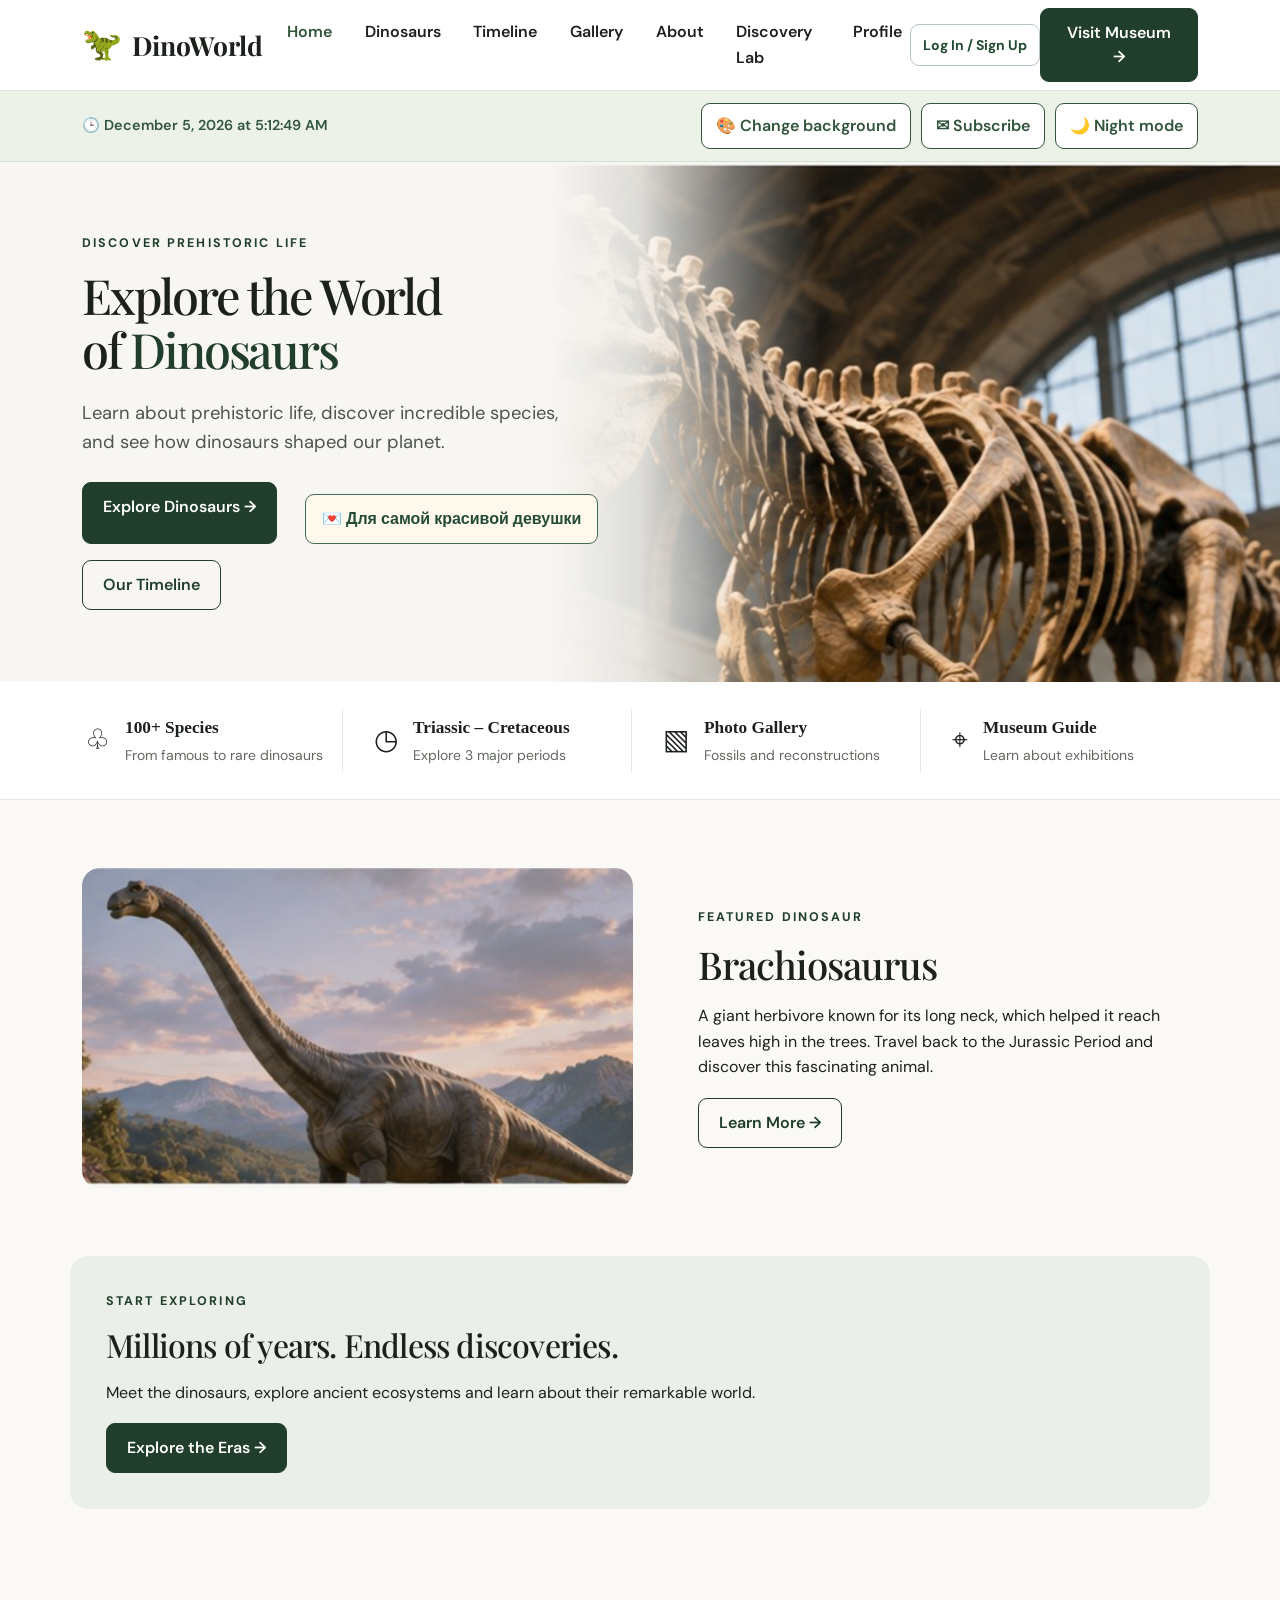
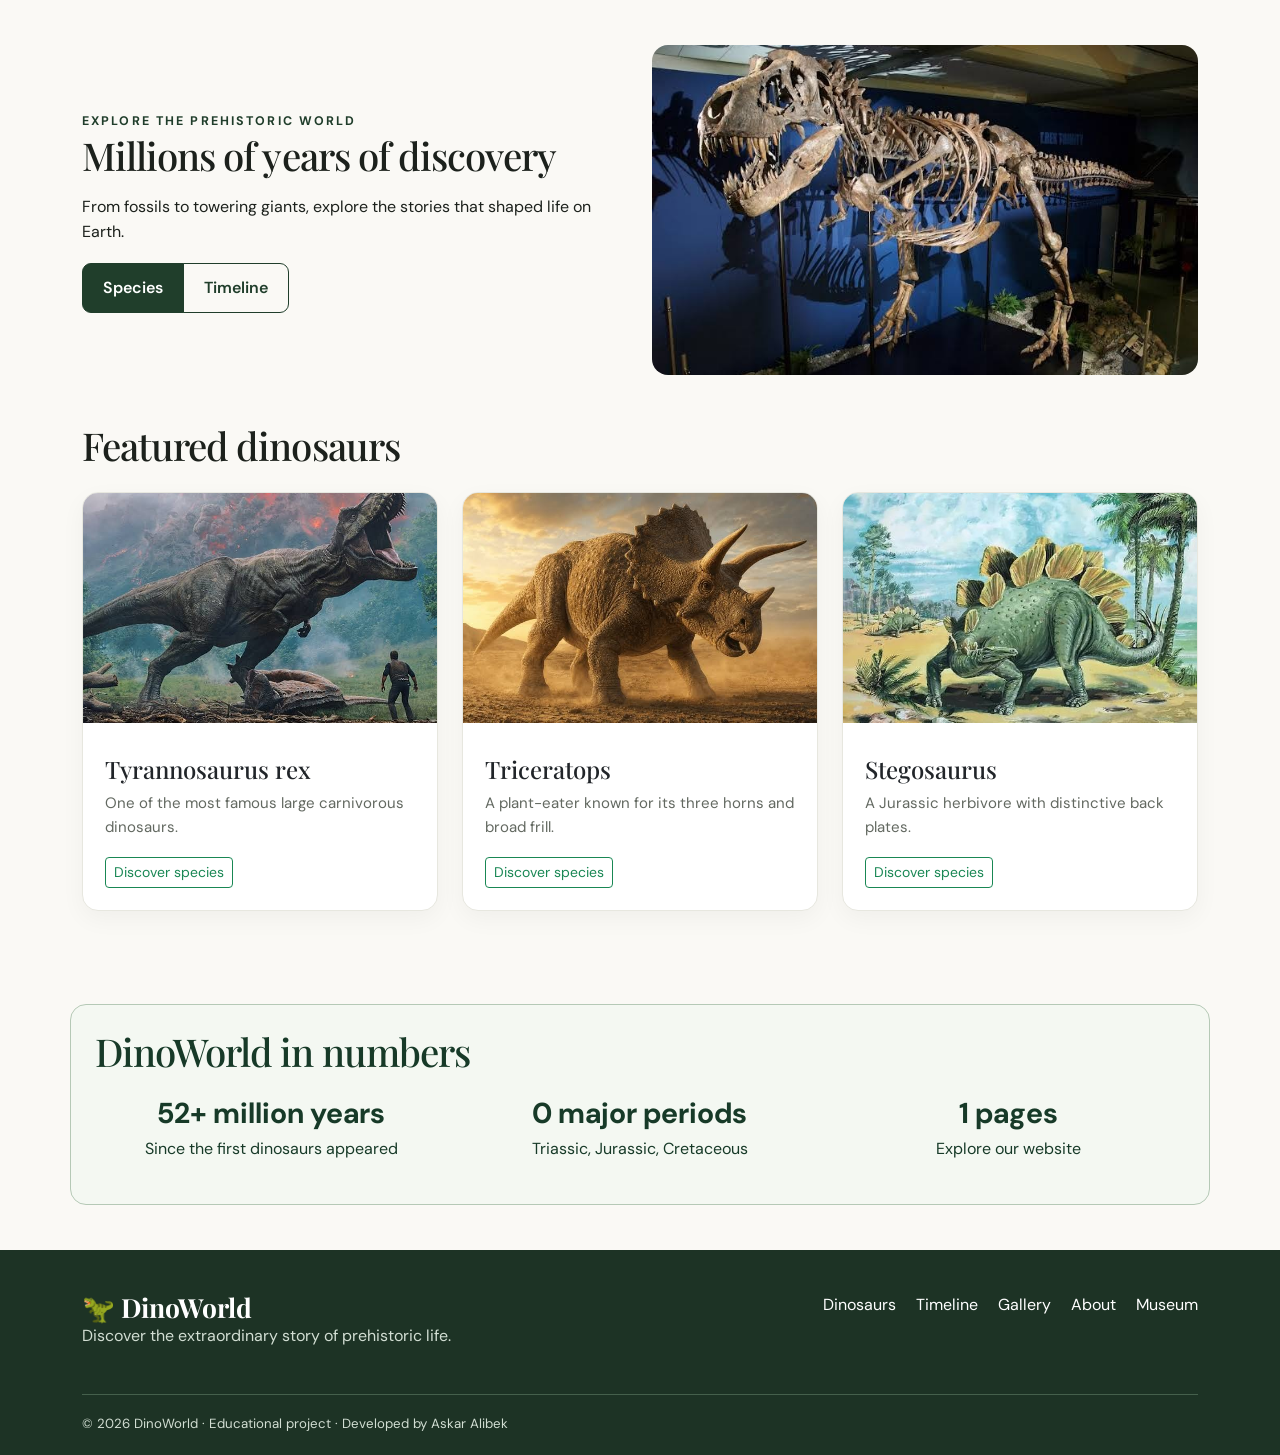
<file: index.html>
<!DOCTYPE html>

<html lang="en">
<head>
<link href="https://cdn.jsdelivr.net/npm/bootstrap@5.3.3/dist/css/bootstrap.min.css" rel="stylesheet"/>
<meta charset="utf-8"/>
<meta content="width=device-width, initial-scale=1.0" name="viewport"/>
<meta content="DinoWorld: discover dinosaurs, fossils and prehistoric life." name="description"/>
<title>
   Home | DinoWorld
  </title>
<link href="css/style.css" rel="stylesheet"/>
<script src="https://code.jquery.com/jquery-3.7.1.min.js">
</script>
</head>
<body>
<div aria-label="Page scroll progress" aria-valuemax="100" aria-valuemin="0" aria-valuenow="0" id="a6-progress" role="progressbar">
</div>
<header class="site-header">
<nav aria-label="Main navigation" class="navbar navbar-expand-lg dino-navbar">
<div class="container">
<a class="navbar-brand brand" href="index.html">
<span aria-hidden="true" class="brand-mark">
       🦖
      </span>
      DinoWorld
     </a>
<button aria-controls="dinoNavigation" aria-expanded="false" aria-label="Toggle navigation" class="navbar-toggler" data-bs-target="#dinoNavigation" data-bs-toggle="collapse" type="button">
<span class="navbar-toggler-icon">
</span>
</button>
<div class="collapse navbar-collapse" id="dinoNavigation">
<ul aria-label="Main pages" class="navbar-nav mx-auto mb-2 mb-lg-0">
<li class="nav-item">
<a aria-current="page" class="nav-link active" href="index.html">
         Home
        </a>
</li>
<li class="nav-item">
<a class="nav-link" href="dinosaurs.html">
         Dinosaurs
        </a>
</li>
<li class="nav-item">
<a class="nav-link" href="timeline.html">
         Timeline
        </a>
</li>
<li class="nav-item">
<a class="nav-link" href="gallery.html">
         Gallery
        </a>
</li>
<li class="nav-item">
<a class="nav-link" href="about.html">
         About
        </a>
</li>
<li class="nav-item">
<a class="nav-link" href="discovery.html">
         Discovery Lab
        </a>
</li>
<li class="nav-item">
<a class="nav-link" href="profile.html">
         Profile
        </a>
</li>
</ul>
<a class="dino-signup-link" href="account.html">
       Log In / Sign Up
      </a>
<a class="btn btn-success dino-btn nav-visit" href="museum.html">
       Visit Museum →
      </a>
</div>
</div>
</nav>
</header>
<div class="a4-tools">
<div class="container a4-tools-inner">
<div aria-live="off" class="a4-clock">
     🕒
     <span id="a4-clock">
      Loading date and time...
     </span>
</div>
<div class="a4-tools-actions">
<button class="a4-button" id="a4-color-button" type="button">
      🎨 Change background
     </button>
<button class="a4-button" id="a4-open-popup" type="button">
      ✉ Subscribe
     </button>
<button aria-pressed="false" class="a5-theme-button a4-button" type="button">
      🌙 Night mode
     </button>
</div>
</div>
</div>
<main>
<section class="hero">
<div class="container">
<div class="hero-content">
<div class="eyebrow">
       Discover prehistoric life
      </div>
<h1>
       Explore the World
       <br/>
       of
       <span>
        Dinosaurs
       </span>
</h1>
<p>
       Learn about prehistoric life, discover incredible species, and see how dinosaurs shaped our planet.
      </p>
<div class="actions">
<a class="btn btn-success dino-btn" href="dinosaurs.html">
        Explore Dinosaurs →
       </a><button aria-haspopup="dialog" class="apai-trigger" id="apai-open" type="button">💌 Для самой красивой девушки</button>
<a class="btn btn-outline-success dino-btn" href="timeline.html">
        Our Timeline
       </a>
</div>
</div>
</div>
</section>
<section class="stats">
<div class="container stats-inner">
<div class="stat">
<span class="stat-icon">
       ♧
      </span>
<div>
<strong data-a6-count="100" data-a6-suffix="+ Species">
        0+ Species
       </strong>
<small>
        From famous to rare dinosaurs
       </small>
</div>
</div>
<div class="stat">
<span class="stat-icon">
       ◷
      </span>
<div>
<strong>
        Triassic – Cretaceous
       </strong>
<small>
        Explore 3 major periods
       </small>
</div>
</div>
<div class="stat">
<span class="stat-icon">
       ▧
      </span>
<div>
<strong>
        Photo Gallery
       </strong>
<small>
        Fossils and reconstructions
       </small>
</div>
</div>
<div class="stat">
<span class="stat-icon">
       ⌖
      </span>
<div>
<strong>
        Museum Guide
       </strong>
<small>
        Learn about exhibitions
       </small>
</div>
</div>
</div>
</section>
<section class="section">
<div class="container split">
<img alt="Brachiosaurus in a prehistoric landscape" src="images/brachiosaurus.jpg"/>
<div>
<div class="eyebrow">
       Featured dinosaur
      </div>
<h2>
       Brachiosaurus
      </h2>
<p>
       A giant herbivore known for its long neck, which helped it reach leaves high in the trees. Travel back to the Jurassic Period and discover this fascinating animal.
      </p>
<a class="btn btn-outline-success dino-btn" href="dinosaurs.html">
       Learn More →
      </a>
</div>
</div>
</section>
<section class="section" style="padding-top:0">
<div class="container callout">
<div class="eyebrow">
      Start exploring
     </div>
<h2>
      Millions of years. Endless discoveries.
     </h2>
<p>
      Meet the dinosaurs, explore ancient ecosystems and learn about their remarkable world.
     </p>
<a class="btn btn-success dino-btn" href="timeline.html">
      Explore the Eras →
     </a>
</div>
</section>
<section class="section bootstrap-showcase">
<div class="container">
<div class="row align-items-center g-4 mb-5">
<div class="col-12 col-lg-6">
<span class="eyebrow">
        Explore the prehistoric world
       </span>
<h2>
        Millions of years of discovery
       </h2>
<p>
        From fossils to towering giants, explore the stories that shaped life on Earth.
       </p>
<div aria-label="Explore DinoWorld" class="btn-group" role="group">
<a class="btn btn-success dino-btn" href="dinosaurs.html">
         Species
        </a>
<a class="btn btn-outline-success dino-btn" href="timeline.html">
         Timeline
        </a>
</div>
</div>
<div class="col-12 col-lg-6">
<img alt="Dinosaur skeleton in a museum" class="img-fluid rounded-4 showcase-image a6-lazy" data-src="images/skeleton.jpg" loading="lazy" src="[data-uri]"/>
</div>
</div>
<h2 class="mb-4">
      Featured dinosaurs
     </h2>
<div class="row g-4">
<div class="col-12 col-md-6 col-lg-4">
<article class="card h-100 bootstrap-dino-card">
<img alt="Tyrannosaurus rex" class="card-img-top a6-lazy" data-src="images/featured-trex.jpg" loading="lazy" src="[data-uri]"/>
<div class="card-body d-flex flex-column">
<h3 class="card-title">
          Tyrannosaurus rex
         </h3>
<p class="card-text">
          One of the most famous large carnivorous dinosaurs.
         </p>
<a class="btn btn-outline-success btn-sm mt-auto" href="dinosaurs.html">
          Discover species
         </a>
</div>
</article>
</div>
<div class="col-12 col-md-6 col-lg-4">
<article class="card h-100 bootstrap-dino-card">
<img alt="Triceratops" class="card-img-top a6-lazy" data-src="images/featured-triceratops.jpg" loading="lazy" src="[data-uri]"/>
<div class="card-body d-flex flex-column">
<h3 class="card-title">
          Triceratops
         </h3>
<p class="card-text">
          A plant-eater known for its three horns and broad frill.
         </p>
<a class="btn btn-outline-success btn-sm mt-auto" href="dinosaurs.html">
          Discover species
         </a>
</div>
</article>
</div>
<div class="col-12 col-md-6 col-lg-4">
<article class="card h-100 bootstrap-dino-card">
<img alt="Stegosaurus" class="card-img-top a6-lazy" data-src="images/featured-stegosaurus.jpg" loading="lazy" src="[data-uri]"/>
<div class="card-body d-flex flex-column">
<h3 class="card-title">
          Stegosaurus
         </h3>
<p class="card-text">
          A Jurassic herbivore with distinctive back plates.
         </p>
<a class="btn btn-outline-success btn-sm mt-auto" href="dinosaurs.html">
          Discover species
         </a>
</div>
</article>
</div>
</div>
</div>
</section>
<section class="a6-count-section container">
<h2>
     DinoWorld in numbers
    </h2>
<div class="a6-counter-grid">
<div>
<strong data-a6-count="230" data-a6-suffix="+ million years">
       0
      </strong>
<p>
       Since the first dinosaurs appeared
      </p>
</div>
<div>
<strong data-a6-count="3" data-a6-suffix=" major periods">
       0
      </strong>
<p>
       Triassic, Jurassic, Cretaceous
      </p>
</div>
<div>
<strong data-a6-count="6" data-a6-suffix=" pages">
       0
      </strong>
<p>
       Explore our website
      </p>
</div>
</div>
</section>
</main>
<div class="a4-overlay" hidden="" id="a4-overlay">
<div aria-labelledby="a4-dialog-title" aria-modal="true" class="a4-dialog" role="dialog">
<button aria-label="Close popup" class="a4-close" id="a4-close-popup" type="button">
     ×
    </button>
<div class="eyebrow">
     DinoWorld newsletter
    </div>
<h2 id="a4-dialog-title">
     Stay curious
    </h2>
<p>
     Get prehistoric discoveries in your inbox (demo form).
    </p>
<form id="a4-subscribe-form" novalidate="">
<label for="a4-subscribe-email">
      Email address
     </label>
<input aria-describedby="a4-subscribe-error" autocomplete="email" id="a4-subscribe-email" name="email" type="text"/>
<span class="a4-error" data-error-for="email" id="a4-subscribe-error">
</span>
<button class="a4-button" type="submit">
      Subscribe
     </button>
<p aria-live="polite" id="a4-subscribe-status" role="status">
</p>
</form>
</div>
</div>
<footer class="footer">
<div class="container">
<div class="footer-inner">
<div>
<a class="brand" href="index.html">
       🦖 DinoWorld
      </a>
<p>
       Discover the extraordinary story of prehistoric life.
      </p>
</div>
<div class="footer-links">
<a href="dinosaurs.html">
       Dinosaurs
      </a>
<a href="timeline.html">
       Timeline
      </a>
<a href="gallery.html">
       Gallery
      </a>
<a href="about.html">
       About
      </a>
<a href="museum.html">
       Museum
      </a>
</div>
</div>
<div class="footer-bottom">
     © 2026 DinoWorld · Educational project · Developed by Askar Alibek
    </div>
</div>
</footer>
<script src="https://cdn.jsdelivr.net/npm/bootstrap@5.3.3/dist/js/bootstrap.bundle.min.js">
</script>
<script defer="" src="js/main.js">
</script>
<script defer="True" src="js/assignment6.js">
</script>
<div aria-live="polite" id="a6-toast" role="status">
</div>
<script defer="True" src="js/final.js">
</script>
<div class="apai-overlay" hidden="" id="apai-overlay"><div aria-label="A special greeting card" aria-modal="true" class="apai-dialog" role="dialog"><button aria-label="Close card" class="apai-close" type="button">×</button><p class="apai-hint">A little message just for you ✨</p><button aria-label="Flip greeting card" class="apai-card" type="button"><span class="apai-card-inner"><span class="apai-face apai-front"><span class="apai-decoration">✦ ✿ ✦</span><strong>Самой красивой девушке 💐</strong><small>Нажмите на открытку ✨</small></span><span class="apai-face apai-back"><span class="apai-decoration">💚 🦕 💚</span><strong>Апай, пожалуйста, поставьте 81 балл 🥹</strong><small>С уважением, Askar Alibek</small></span></span></button><p class="apai-footnote">Made with love and a little dinosaur magic.</p></div></div><script defer="True" src="js/apai-surprise.js"></script></body>
</html>
</file>
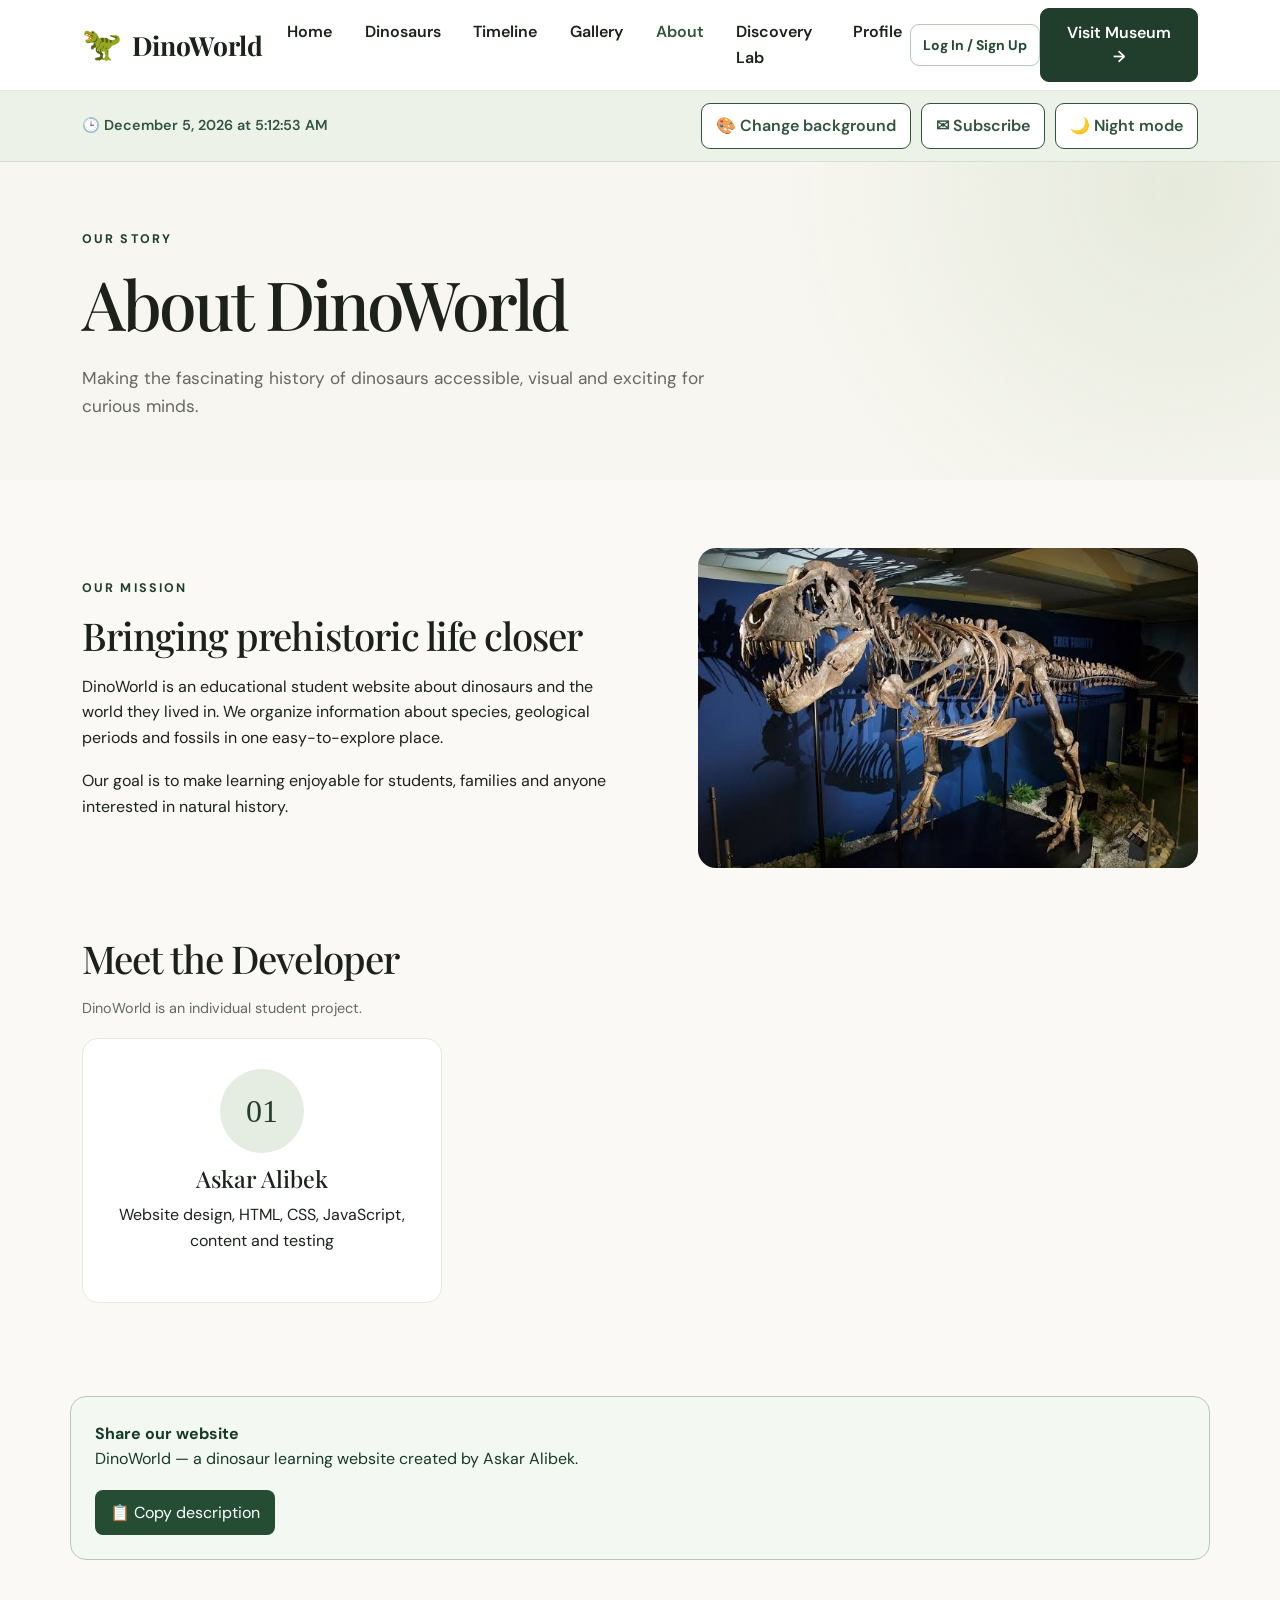
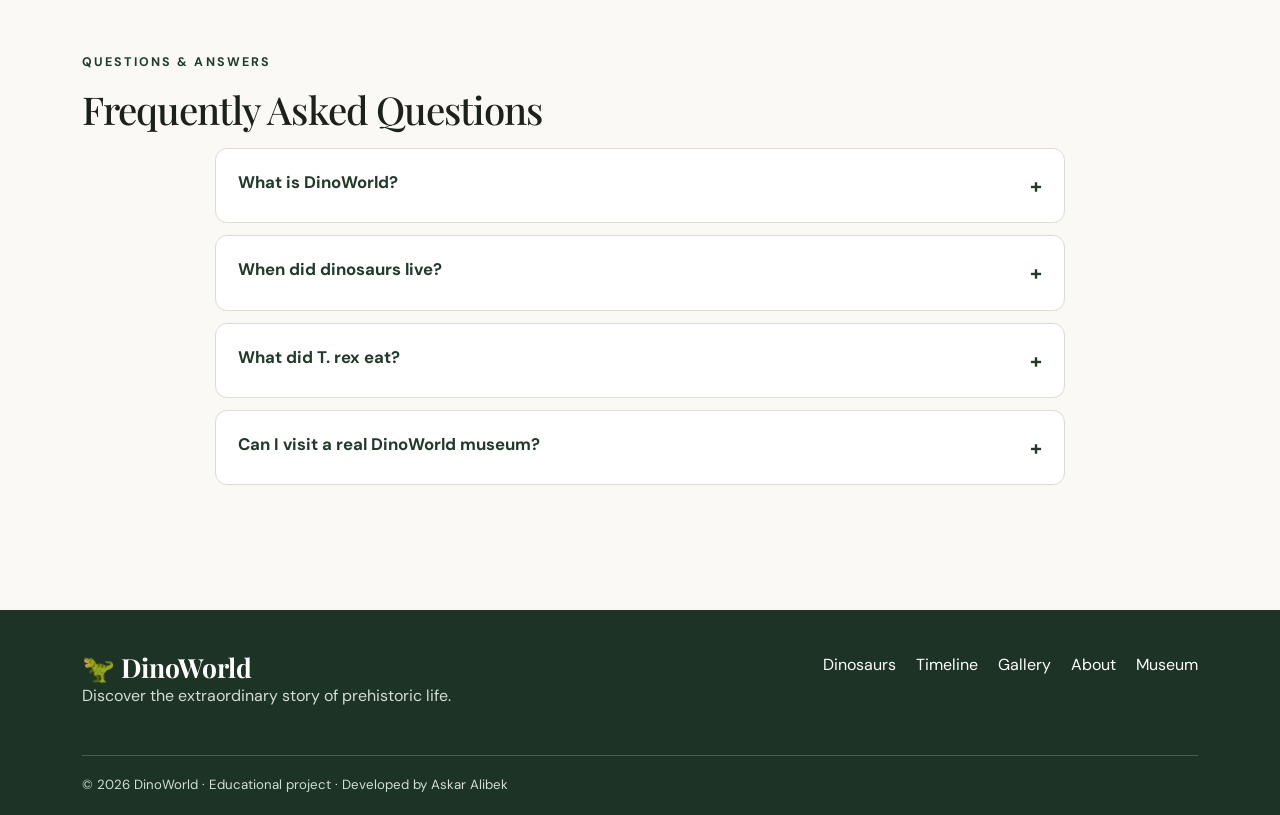
<file: about.html>
<!DOCTYPE html>
<html lang="en">
 <head>
  <link href="https://cdn.jsdelivr.net/npm/bootstrap@5.3.3/dist/css/bootstrap.min.css" rel="stylesheet"/>
  <meta charset="utf-8"/>
  <meta content="width=device-width, initial-scale=1.0" name="viewport"/>
  <meta content="DinoWorld: discover dinosaurs, fossils and prehistoric life." name="description"/>
  <title>
   About | DinoWorld
  </title>
  <link href="css/style.css" rel="stylesheet"/>
  <script src="https://code.jquery.com/jquery-3.7.1.min.js">
  </script>
 </head>
 <body>
  <div aria-label="Page scroll progress" aria-valuemax="100" aria-valuemin="0" aria-valuenow="0" id="a6-progress" role="progressbar">
  </div>
  <header class="site-header">
   <nav aria-label="Main navigation" class="navbar navbar-expand-lg dino-navbar">
    <div class="container">
     <a class="navbar-brand brand" href="index.html">
      <span aria-hidden="true" class="brand-mark">
       🦖
      </span>
      DinoWorld
     </a>
     <button aria-controls="dinoNavigation" aria-expanded="false" aria-label="Toggle navigation" class="navbar-toggler" data-bs-target="#dinoNavigation" data-bs-toggle="collapse" type="button">
      <span class="navbar-toggler-icon">
      </span>
     </button>
     <div class="collapse navbar-collapse" id="dinoNavigation">
      <ul aria-label="Main pages" class="navbar-nav mx-auto mb-2 mb-lg-0">
       <li class="nav-item">
        <a class="nav-link" href="index.html">
         Home
        </a>
       </li>
       <li class="nav-item">
        <a class="nav-link" href="dinosaurs.html">
         Dinosaurs
        </a>
       </li>
       <li class="nav-item">
        <a class="nav-link" href="timeline.html">
         Timeline
        </a>
       </li>
       <li class="nav-item">
        <a class="nav-link" href="gallery.html">
         Gallery
        </a>
       </li>
       <li class="nav-item">
        <a aria-current="page" class="nav-link active" href="about.html">
         About
        </a>
       </li>
       <li class="nav-item">
        <a class="nav-link" href="discovery.html">
         Discovery Lab
        </a>
       </li>
       <li class="nav-item">
        <a class="nav-link" href="profile.html">
         Profile
        </a>
       </li>
      </ul>
      <a class="dino-signup-link" href="account.html">
       Log In / Sign Up
      </a>
      <a class="btn btn-success dino-btn nav-visit" href="museum.html">
       Visit Museum →
      </a>
     </div>
    </div>
   </nav>
  </header>
  <div class="a4-tools">
   <div class="container a4-tools-inner">
    <div aria-live="off" class="a4-clock">
     🕒
     <span id="a4-clock">
      Loading date and time...
     </span>
    </div>
    <div class="a4-tools-actions">
     <button class="a4-button" id="a4-color-button" type="button">
      🎨 Change background
     </button>
     <button class="a4-button" id="a4-open-popup" type="button">
      ✉ Subscribe
     </button>
     <button aria-pressed="false" class="a5-theme-button a4-button" type="button">
      🌙 Night mode
     </button>
    </div>
   </div>
  </div>
  <main>
   <section class="page-intro">
    <div class="container">
     <div class="eyebrow">
      Our story
     </div>
     <h1>
      About DinoWorld
     </h1>
     <p>
      Making the fascinating history of dinosaurs accessible, visual and exciting for curious minds.
     </p>
    </div>
   </section>
   <section class="section">
    <div class="container split">
     <div>
      <div class="eyebrow">
       Our mission
      </div>
      <h2>
       Bringing prehistoric life closer
      </h2>
      <p>
       DinoWorld is an educational student website about dinosaurs and the world they lived in. We organize information about species, geological periods and fossils in one easy-to-explore place.
      </p>
      <p>
       Our goal is to make learning enjoyable for students, families and anyone interested in natural history.
      </p>
     </div>
     <img alt="Dinosaur skeleton exhibition illustration" src="images/skeleton.jpg"/>
    </div>
   </section>
   <section class="section" style="padding-top:0">
    <div class="container">
     <h2>
      Meet the Developer
     </h2>
     <p class="small">
      DinoWorld is an individual student project.
     </p>
     <div class="team-grid">
      <article class="team-member">
       <div class="avatar">
        01
       </div>
       <h3>
        Askar Alibek
       </h3>
       <p>
        Website design, HTML, CSS, JavaScript, content and testing
       </p>
      </article>
     </div>
    </div>
   </section>
   <div class="container a6-copy-panel">
    <strong>
     Share our website
    </strong>
    <p id="a6-about-text">
     DinoWorld — a dinosaur learning website created by Askar Alibek.
    </p>
    <button class="a6-copy" data-copy-target="#a6-about-text" type="button">
     📋 Copy description
    </button>
   </div>
  </main>
  <div class="a4-overlay" hidden="" id="a4-overlay">
   <div aria-labelledby="a4-dialog-title" aria-modal="true" class="a4-dialog" role="dialog">
    <button aria-label="Close popup" class="a4-close" id="a4-close-popup" type="button">
     ×
    </button>
    <div class="eyebrow">
     DinoWorld newsletter
    </div>
    <h2 id="a4-dialog-title">
     Stay curious
    </h2>
    <p>
     Get prehistoric discoveries in your inbox (demo form).
    </p>
    <form id="a4-subscribe-form" novalidate="">
     <label for="a4-subscribe-email">
      Email address
     </label>
     <input aria-describedby="a4-subscribe-error" autocomplete="email" id="a4-subscribe-email" name="email" type="text"/>
     <span class="a4-error" data-error-for="email" id="a4-subscribe-error">
     </span>
     <button class="a4-button" type="submit">
      Subscribe
     </button>
     <p aria-live="polite" id="a4-subscribe-status" role="status">
     </p>
    </form>
   </div>
  </div>
  <section class="section" id="frequently-asked-questions">
   <div class="container">
    <div class="eyebrow">
     Questions &amp; answers
    </div>
    <h2>
     Frequently Asked Questions
    </h2>
    <div class="a4-faq">
     <div class="a4-faq-item">
      <button aria-controls="a4-answer-1" aria-expanded="false" class="a4-faq-question" type="button">
       What is DinoWorld?
      </button>
      <div aria-hidden="true" class="a4-faq-answer" id="a4-answer-1">
       <div>
        <p>
         DinoWorld is an educational website about dinosaurs, fossils, and prehistoric life.
        </p>
       </div>
      </div>
     </div>
     <div class="a4-faq-item">
      <button aria-controls="a4-answer-2" aria-expanded="false" class="a4-faq-question" type="button">
       When did dinosaurs live?
      </button>
      <div aria-hidden="true" class="a4-faq-answer" id="a4-answer-2">
       <div>
        <p>
         Non-avian dinosaurs lived during the Mesozoic Era, from about 230 to 66 million years ago.
        </p>
       </div>
      </div>
     </div>
     <div class="a4-faq-item">
      <button aria-controls="a4-answer-3" aria-expanded="false" class="a4-faq-question" type="button">
       What did T. rex eat?
      </button>
      <div aria-hidden="true" class="a4-faq-answer" id="a4-answer-3">
       <div>
        <p>
         Tyrannosaurus rex was a carnivore that hunted or scavenged other animals.
        </p>
       </div>
      </div>
     </div>
     <div class="a4-faq-item">
      <button aria-controls="a4-answer-4" aria-expanded="false" class="a4-faq-question" type="button">
       Can I visit a real DinoWorld museum?
      </button>
      <div aria-hidden="true" class="a4-faq-answer" id="a4-answer-4">
       <div>
        <p>
         This is a student demo website. The museum page is an educational showcase, not a real booking service.
        </p>
       </div>
      </div>
     </div>
    </div>
   </div>
  </section>
  <footer class="footer">
   <div class="container">
    <div class="footer-inner">
     <div>
      <a class="brand" href="index.html">
       🦖 DinoWorld
      </a>
      <p>
       Discover the extraordinary story of prehistoric life.
      </p>
     </div>
     <div class="footer-links">
      <a href="dinosaurs.html">
       Dinosaurs
      </a>
      <a href="timeline.html">
       Timeline
      </a>
      <a href="gallery.html">
       Gallery
      </a>
      <a href="about.html">
       About
      </a>
      <a href="museum.html">
       Museum
      </a>
     </div>
    </div>
    <div class="footer-bottom">
     © 2026 DinoWorld · Educational project · Developed by Askar Alibek
    </div>
   </div>
  </footer>
  <script src="https://cdn.jsdelivr.net/npm/bootstrap@5.3.3/dist/js/bootstrap.bundle.min.js">
  </script>
  <script defer="" src="js/main.js">
  </script>
  <script defer="True" src="js/assignment6.js">
  </script>
  <div aria-live="polite" id="a6-toast" role="status">
  </div>
  <script defer="True" src="js/final.js">
  </script>
 </body>
</html>
</file>
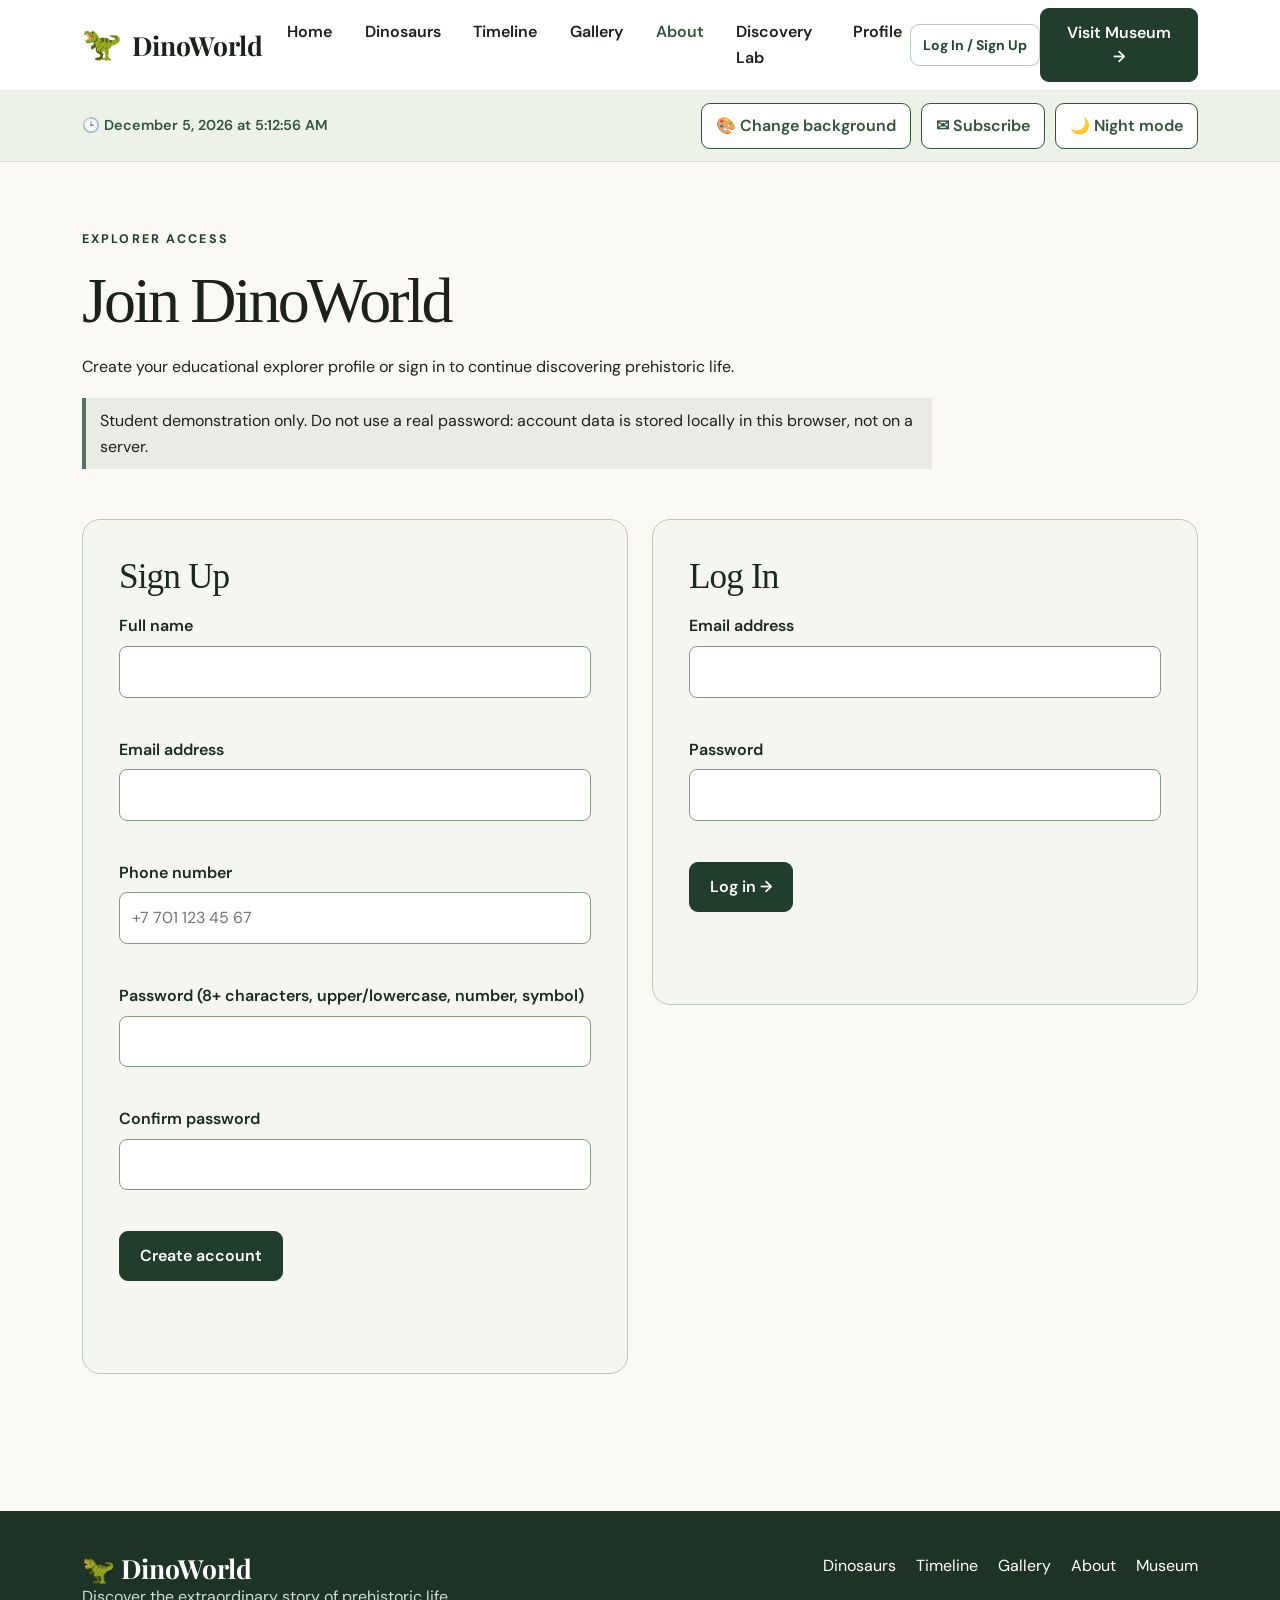
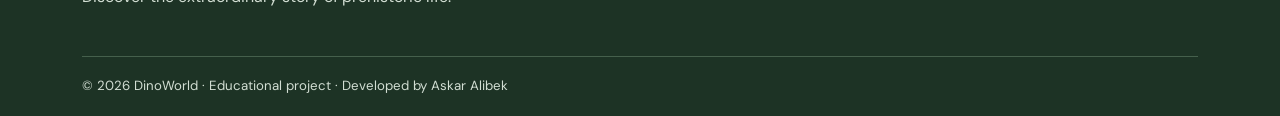
<file: account.html>
<!DOCTYPE html>
<html lang="en">
 <head>
  <meta charset="utf-8"/>
  <meta content="width=device-width, initial-scale=1" name="viewport"/>
  <title>
   Account | DinoWorld
  </title>
  <link href="https://cdn.jsdelivr.net/npm/bootstrap@5.3.3/dist/css/bootstrap.min.css" rel="stylesheet"/>
  <link href="css/style.css" rel="stylesheet"/>
<script defer src="https://code.jquery.com/jquery-3.7.1.min.js"></script>
 </head>
 <body>
  <header class="site-header">
   <nav aria-label="Main navigation" class="navbar navbar-expand-lg dino-navbar">
    <div class="container">
     <a class="navbar-brand brand" href="index.html">
      <span aria-hidden="true" class="brand-mark">
       🦖
      </span>
      DinoWorld
     </a>
     <button aria-controls="dinoNavigation" aria-expanded="false" aria-label="Toggle navigation" class="navbar-toggler" data-bs-target="#dinoNavigation" data-bs-toggle="collapse" type="button">
      <span class="navbar-toggler-icon">
      </span>
     </button>
     <div class="collapse navbar-collapse" id="dinoNavigation">
      <ul aria-label="Main pages" class="navbar-nav mx-auto mb-2 mb-lg-0">
       <li class="nav-item">
        <a class="nav-link" href="index.html">
         Home
        </a>
       </li>
       <li class="nav-item">
        <a class="nav-link" href="dinosaurs.html">
         Dinosaurs
        </a>
       </li>
       <li class="nav-item">
        <a class="nav-link" href="timeline.html">
         Timeline
        </a>
       </li>
       <li class="nav-item">
        <a class="nav-link" href="gallery.html">
         Gallery
        </a>
       </li>
       <li class="nav-item">
        <a aria-current="page" class="nav-link active" href="about.html">
         About
        </a>
       </li>
       <li class="nav-item">
        <a class="nav-link" href="discovery.html">
         Discovery Lab
        </a>
       </li>
       <li class="nav-item">
        <a class="nav-link" href="profile.html">
         Profile
        </a>
       </li>
      </ul>
      <a class="dino-signup-link" href="account.html">
       Log In / Sign Up
      </a>
      <a class="btn btn-success dino-btn nav-visit" href="museum.html">
       Visit Museum →
      </a>
     </div>
    </div>
   </nav>
  </header>
  <div class="a4-tools">
   <div class="container a4-tools-inner">
    <div aria-live="off" class="a4-clock">
     🕒
     <span id="a4-clock">
      Loading date and time...
     </span>
    </div>
    <div class="a4-tools-actions">
     <button class="a4-button" id="a4-color-button" type="button">
      🎨 Change background
     </button>
     <button class="a4-button" id="a4-open-popup" type="button">
      ✉ Subscribe
     </button>
     <button aria-pressed="false" class="a5-theme-button a4-button" type="button">
      🌙 Night mode
     </button>
    </div>
   </div>
  </div>
  <main>
   <section class="section final-intro">
    <div class="container">
     <div class="eyebrow">
      EXPLORER ACCESS
     </div>
     <h1>
      Join DinoWorld
     </h1>
     <p>
      Create your educational explorer profile or sign in to continue discovering prehistoric life.
     </p>
     <p class="final-warning">
      Student demonstration only. Do not use a real password: account data is stored locally in this browser, not on a server.
     </p>
     <div class="final-auth-grid">
      <div class="final-panel">
       <h2>
        Sign Up
       </h2>
       <form id="final-signup" novalidate="">
        <label for="reg-name">
         Full name
        </label>
        <input autocomplete="name" id="reg-name" name="name"/>
        <small class="final-error" data-error="name">
        </small>
        <label for="reg-email">
         Email address
        </label>
        <input autocomplete="email" id="reg-email" name="email"/>
        <small class="final-error" data-error="email">
        </small>
        <label for="reg-phone">
         Phone number
        </label>
        <input autocomplete="tel" id="reg-phone" name="phone" placeholder="+7 701 123 45 67" type="tel"/>
        <small class="final-error" data-error="phone">
        </small>
        <label for="reg-pass">
         Password (8+ characters, upper/lowercase, number, symbol)
        </label>
        <input autocomplete="new-password" id="reg-pass" name="password" type="password"/>
        <small class="final-error" data-error="password">
        </small>
        <label for="reg-confirm">
         Confirm password
        </label>
        <input autocomplete="new-password" id="reg-confirm" name="confirm" type="password"/>
        <small class="final-error" data-error="confirm">
        </small>
        <button class="btn btn-success dino-btn" type="submit">
         Create account
        </button>
        <p aria-live="polite" class="final-status" role="status">
        </p>
       </form>
      </div>
      <div class="final-panel">
       <h2>
        Log In
       </h2>
       <form id="final-login" novalidate="">
        <label for="login-email">
         Email address
        </label>
        <input autocomplete="email" id="login-email" name="email"/>
        <small class="final-error" data-error="email">
        </small>
        <label for="login-pass">
         Password
        </label>
        <input autocomplete="current-password" id="login-pass" name="password" type="password"/>
        <small class="final-error" data-error="password">
        </small>
        <button class="btn btn-success dino-btn" type="submit">
         Log in →
        </button>
        <p aria-live="polite" class="final-status" role="status">
        </p>
       </form>
      </div>
     </div>
    </div>
   </section>
  </main>
  <footer class="footer">
   <div class="container">
    <div class="footer-inner">
     <div>
      <a class="brand" href="index.html">
       🦖 DinoWorld
      </a>
      <p>
       Discover the extraordinary story of prehistoric life.
      </p>
     </div>
     <div class="footer-links">
      <a href="dinosaurs.html">
       Dinosaurs
      </a>
      <a href="timeline.html">
       Timeline
      </a>
      <a href="gallery.html">
       Gallery
      </a>
      <a href="about.html">
       About
      </a>
      <a href="museum.html">
       Museum
      </a>
     </div>
    </div>
    <div class="footer-bottom">
     © 2026 DinoWorld · Educational project · Developed by Askar Alibek
    </div>
   </div>
  </footer>
  <div class="a4-overlay" hidden="" id="a4-overlay">
   <div aria-labelledby="a4-dialog-title" aria-modal="true" class="a4-dialog" role="dialog">
    <button aria-label="Close popup" class="a4-close" id="a4-close-popup" type="button">
     ×
    </button>
    <div class="eyebrow">
     DinoWorld newsletter
    </div>
    <h2 id="a4-dialog-title">
     Stay curious
    </h2>
    <p>
     Get prehistoric discoveries in your inbox (demo form).
    </p>
    <form id="a4-subscribe-form" novalidate="">
     <label for="a4-subscribe-email">
      Email address
     </label>
     <input aria-describedby="a4-subscribe-error" autocomplete="email" id="a4-subscribe-email" name="email" type="text"/>
     <span class="a4-error" data-error-for="email" id="a4-subscribe-error">
     </span>
     <button class="a4-button" type="submit">
      Subscribe
     </button>
     <p aria-live="polite" id="a4-subscribe-status" role="status">
     </p>
    </form>
   </div>
  </div>
  <script src="https://cdn.jsdelivr.net/npm/bootstrap@5.3.3/dist/js/bootstrap.bundle.min.js">
  </script>
  <script defer="" src="js/main.js">
  </script>
  <script defer="" src="js/assignment6.js">
  </script>
  <script defer="" src="js/final.js">
  </script>
  <div aria-live="polite" id="a6-toast" role="status">
  </div>
 </body>
</html>
</file>
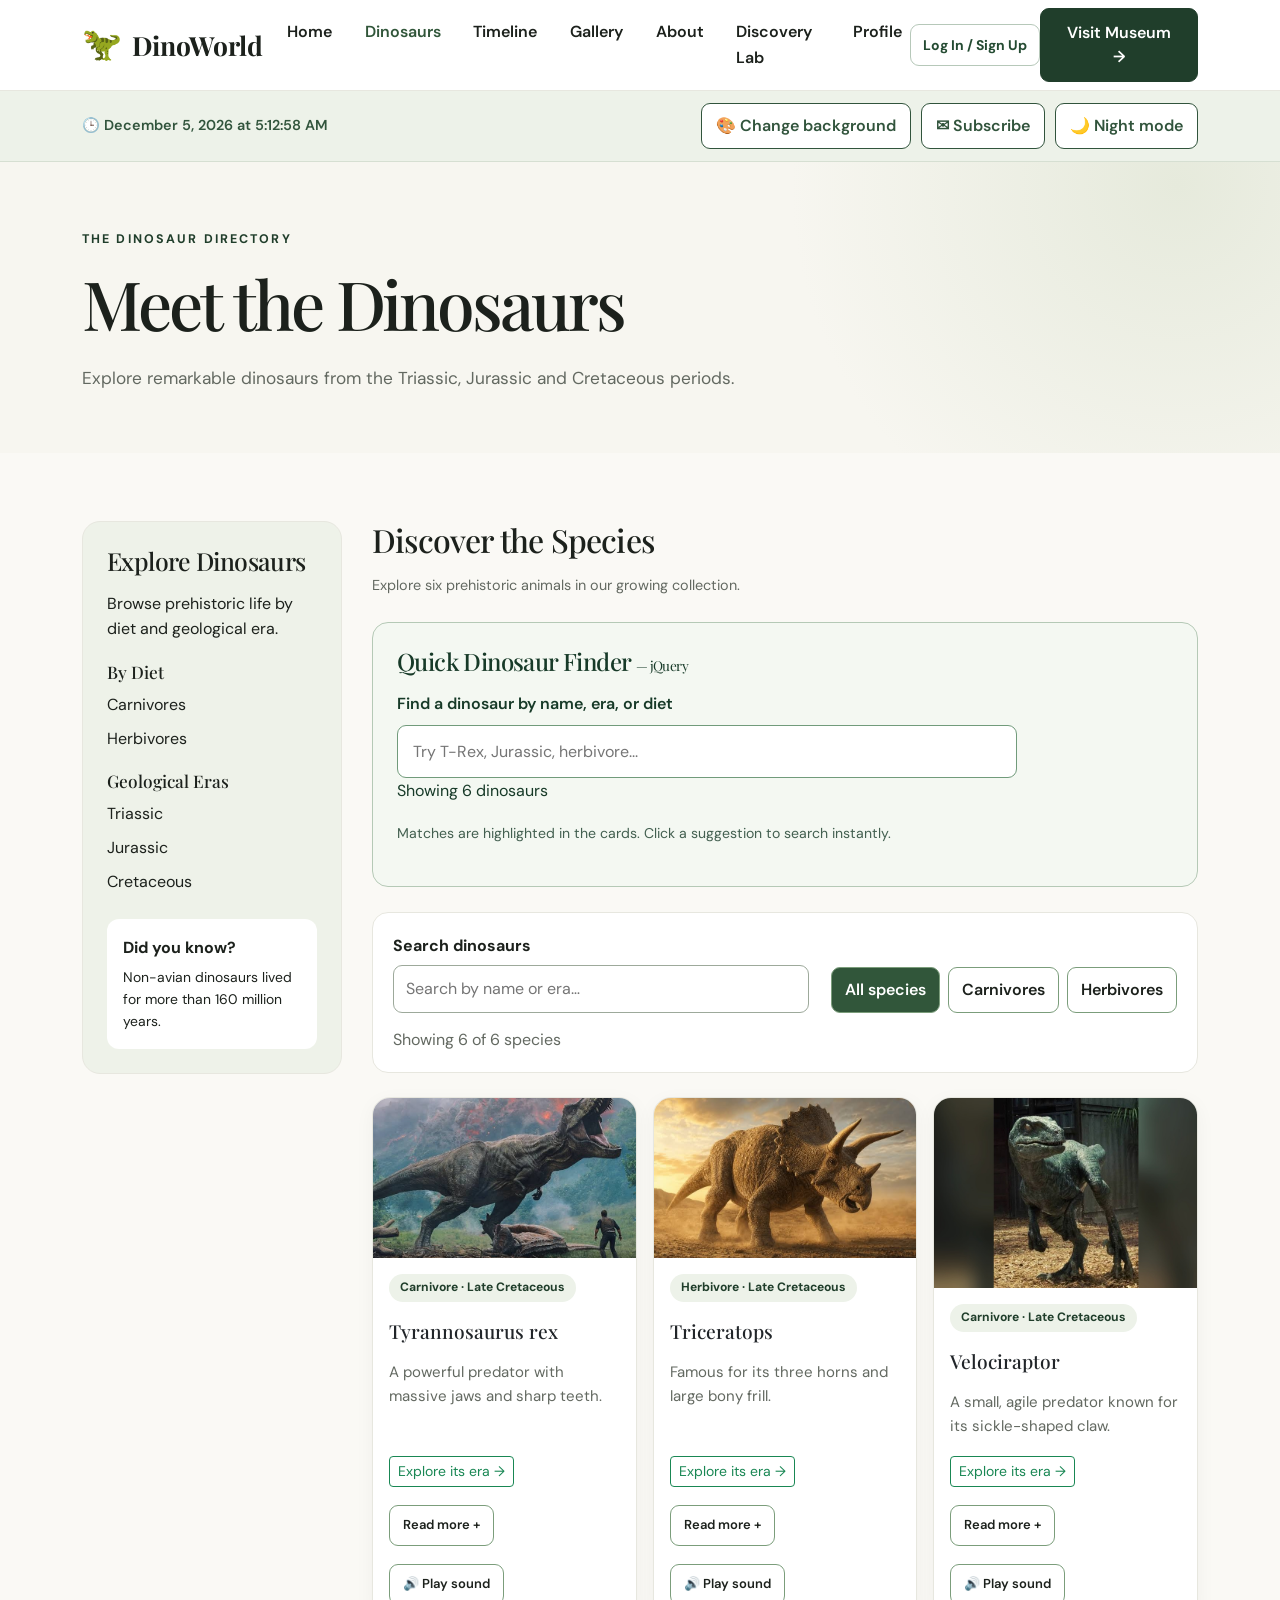
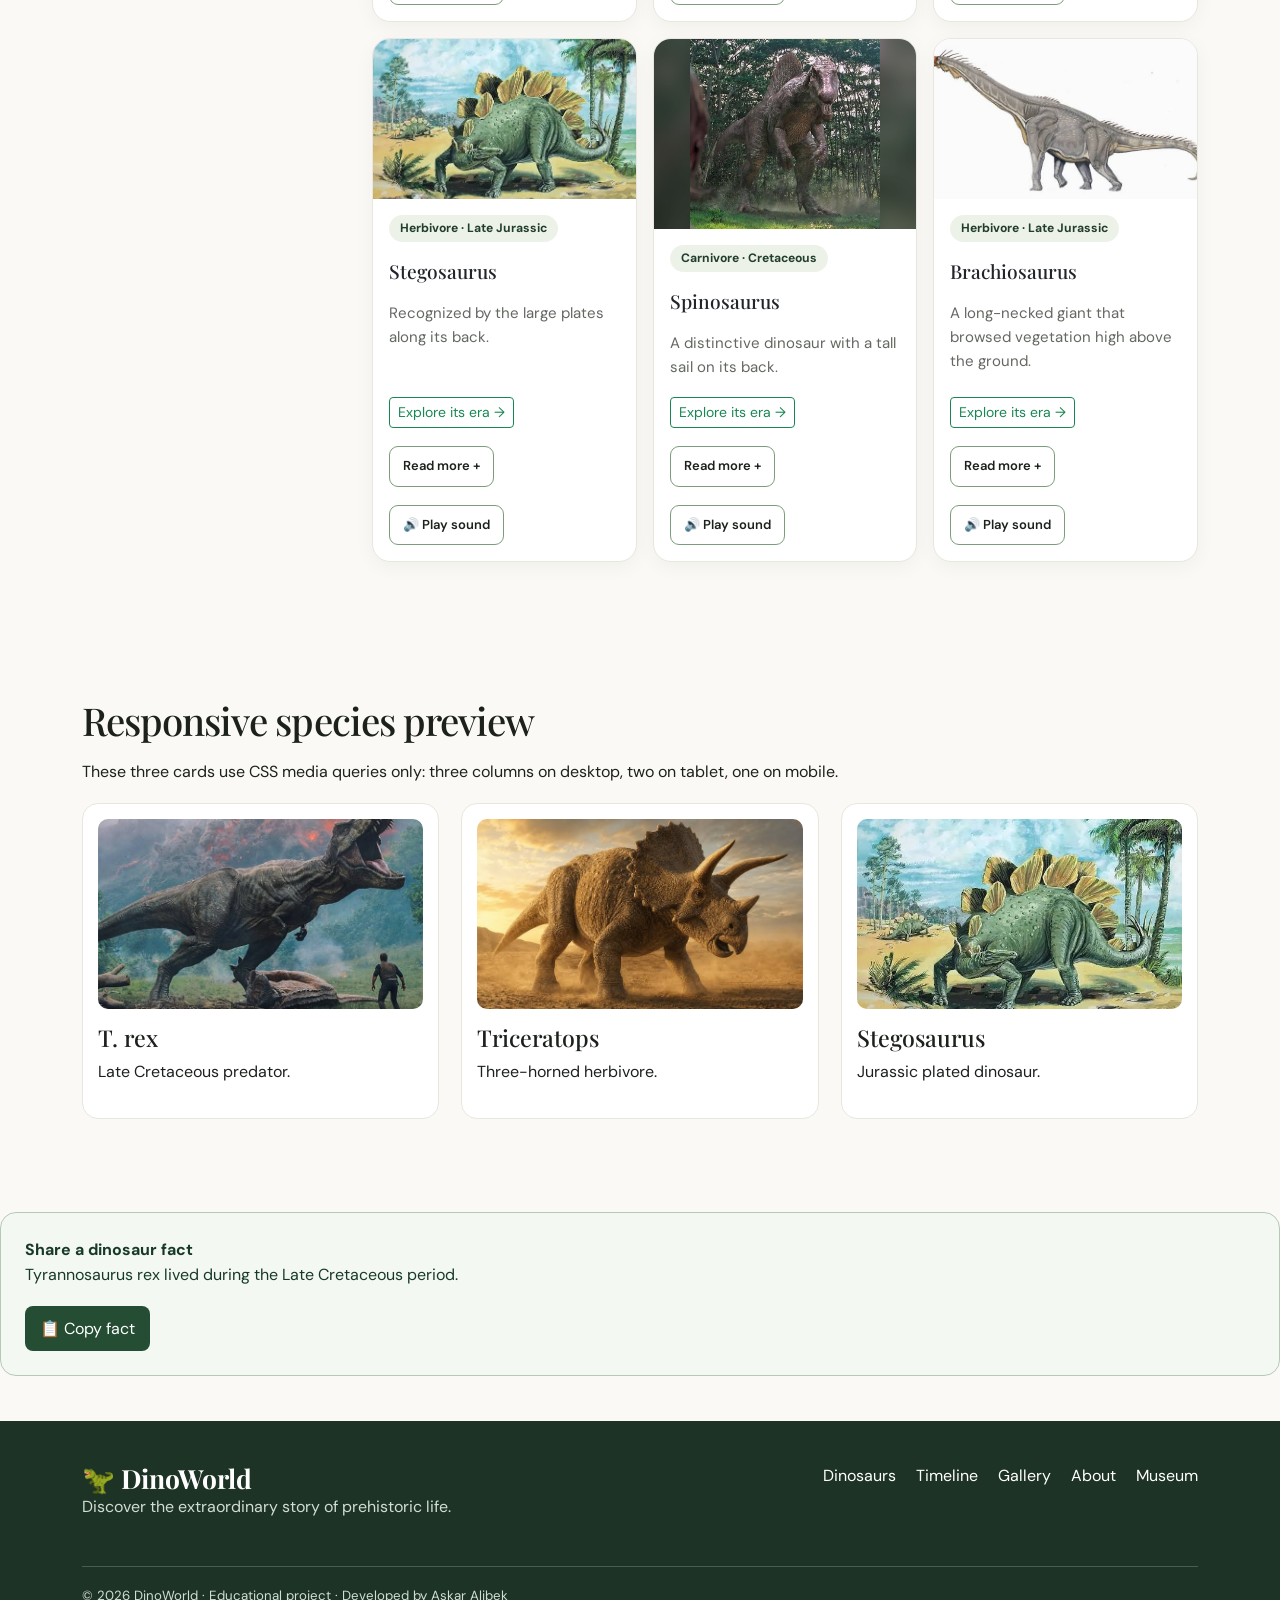
<file: dinosaurs.html>
<!DOCTYPE html>
<html lang="en">
 <head>
  <link href="https://cdn.jsdelivr.net/npm/bootstrap@5.3.3/dist/css/bootstrap.min.css" rel="stylesheet"/>
  <meta charset="utf-8"/>
  <meta content="width=device-width, initial-scale=1.0" name="viewport"/>
  <meta content="DinoWorld: discover dinosaurs, fossils and prehistoric life." name="description"/>
  <title>
   Dinosaurs | DinoWorld
  </title>
  <link href="css/style.css" rel="stylesheet"/>
  <script src="https://code.jquery.com/jquery-3.7.1.min.js">
  </script>
 </head>
 <body>
  <div aria-label="Page scroll progress" aria-valuemax="100" aria-valuemin="0" aria-valuenow="0" id="a6-progress" role="progressbar">
  </div>
  <header class="site-header">
   <nav aria-label="Main navigation" class="navbar navbar-expand-lg dino-navbar">
    <div class="container">
     <a class="navbar-brand brand" href="index.html">
      <span aria-hidden="true" class="brand-mark">
       🦖
      </span>
      DinoWorld
     </a>
     <button aria-controls="dinoNavigation" aria-expanded="false" aria-label="Toggle navigation" class="navbar-toggler" data-bs-target="#dinoNavigation" data-bs-toggle="collapse" type="button">
      <span class="navbar-toggler-icon">
      </span>
     </button>
     <div class="collapse navbar-collapse" id="dinoNavigation">
      <ul aria-label="Main pages" class="navbar-nav mx-auto mb-2 mb-lg-0">
       <li class="nav-item">
        <a class="nav-link" href="index.html">
         Home
        </a>
       </li>
       <li class="nav-item">
        <a aria-current="page" class="nav-link active" href="dinosaurs.html">
         Dinosaurs
        </a>
       </li>
       <li class="nav-item">
        <a class="nav-link" href="timeline.html">
         Timeline
        </a>
       </li>
       <li class="nav-item">
        <a class="nav-link" href="gallery.html">
         Gallery
        </a>
       </li>
       <li class="nav-item">
        <a class="nav-link" href="about.html">
         About
        </a>
       </li>
       <li class="nav-item">
        <a class="nav-link" href="discovery.html">
         Discovery Lab
        </a>
       </li>
       <li class="nav-item">
        <a class="nav-link" href="profile.html">
         Profile
        </a>
       </li>
      </ul>
      <a class="dino-signup-link" href="account.html">
       Log In / Sign Up
      </a>
      <a class="btn btn-success dino-btn nav-visit" href="museum.html">
       Visit Museum →
      </a>
     </div>
    </div>
   </nav>
  </header>
  <div class="a4-tools">
   <div class="container a4-tools-inner">
    <div aria-live="off" class="a4-clock">
     🕒
     <span id="a4-clock">
      Loading date and time...
     </span>
    </div>
    <div class="a4-tools-actions">
     <button class="a4-button" id="a4-color-button" type="button">
      🎨 Change background
     </button>
     <button class="a4-button" id="a4-open-popup" type="button">
      ✉ Subscribe
     </button>
     <button aria-pressed="false" class="a5-theme-button a4-button" type="button">
      🌙 Night mode
     </button>
    </div>
   </div>
  </div>
  <main>
   <section class="page-intro">
    <div class="container">
     <div class="eyebrow">
      The dinosaur directory
     </div>
     <h1>
      Meet the Dinosaurs
     </h1>
     <p>
      Explore remarkable dinosaurs from the Triassic, Jurassic and Cretaceous periods.
     </p>
    </div>
   </section>
   <section class="section">
    <div class="container">
     <div class="directory-layout">
      <aside aria-label="Dinosaur explorer sidebar" class="directory-sidebar">
       <h2>
        Explore Dinosaurs
       </h2>
       <p>
        Browse prehistoric life by diet and geological era.
       </p>
       <h3>
        By Diet
       </h3>
       <ul>
        <li>
         <a href="#carnivores">
          Carnivores
         </a>
        </li>
        <li>
         <a href="#herbivores">
          Herbivores
         </a>
        </li>
       </ul>
       <h3>
        Geological Eras
       </h3>
       <ul>
        <li>
         <a href="timeline.html#triassic">
          Triassic
         </a>
        </li>
        <li>
         <a href="timeline.html#jurassic">
          Jurassic
         </a>
        </li>
        <li>
         <a href="timeline.html#cretaceous">
          Cretaceous
         </a>
        </li>
       </ul>
       <div class="sidebar-note">
        <strong>
         Did you know?
        </strong>
        <p>
         Non-avian dinosaurs lived for more than 160 million years.
        </p>
       </div>
      </aside>
      <div class="directory-main">
       <h2>
        Discover the Species
       </h2>
       <p class="small">
        Explore six prehistoric animals in our growing collection.
       </p>
       <section aria-label="jQuery live search" class="a6-search-panel">
        <h2>
         Quick Dinosaur Finder
         <small>
          — jQuery
         </small>
        </h2>
        <label for="a6-search">
         Find a dinosaur by name, era, or diet
        </label>
        <div class="a6-search-wrap">
         <input aria-controls="a6-suggestions" aria-expanded="false" autocomplete="off" id="a6-search" placeholder="Try T-Rex, Jurassic, herbivore..." type="search"/>
         <ul hidden="" id="a6-suggestions" role="listbox">
         </ul>
        </div>
        <p aria-live="polite" id="a6-search-count">
         Type to search the dinosaur cards below.
        </p>
        <p class="a6-tip">
         Matches are highlighted in the cards. Click a suggestion to search instantly.
        </p>
       </section>
       <div class="a5-explorer">
        <div class="a5-search">
         <label for="a5-search">
          Search dinosaurs
         </label>
         <input autocomplete="off" id="a5-search" placeholder="Search by name or era…" type="search"/>
        </div>
        <div aria-label="Filter by diet" class="a5-filters" role="group">
         <button aria-pressed="true" class="a5-filter active" data-filter="all" type="button">
          All species
         </button>
         <button aria-pressed="false" class="a5-filter" data-filter="carnivore" type="button">
          Carnivores
         </button>
         <button aria-pressed="false" class="a5-filter" data-filter="herbivore" type="button">
          Herbivores
         </button>
        </div>
        <p aria-live="polite" id="a5-result-count" role="status">
        </p>
       </div>
       <div class="grid dinosaur-cards">
        <article class="card" data-diet="carnivore" data-search="carnivore · late cretaceous tyrannosaurus rex a powerful predator with massive jaws and sharp teeth. explore its era →" id="carnivores">
         <img alt="Illustration of Tyrannosaurus rex" src="images/species-trex.jpg"/>
         <div class="card-body flex-card-body">
          <span class="tag">
           Carnivore · Late Cretaceous
          </span>
          <h3>
           Tyrannosaurus rex
          </h3>
          <p>
           A powerful predator with massive jaws and sharp teeth.
          </p>
          <a class="btn btn-outline-success btn-sm dino-card-btn" href="timeline.html">
           Explore its era →
          </a>
          <button aria-expanded="false" class="a5-read-more" type="button">
           Read more +
          </button>
          <p class="a5-extra" hidden="">
           Discover more about Tyrannosaurus rex in the DinoWorld timeline and fossil collection.
          </p>
          <button aria-label="Play a fictional sound for Tyrannosaurus rex" class="a5-sound" type="button">
           🔊 Play sound
          </button>
         </div>
        </article>
        <article class="card" data-diet="herbivore" data-search="herbivore · late cretaceous triceratops famous for its three horns and large bony frill. explore its era →" id="herbivores">
         <img alt="Illustration of Triceratops" class="a6-lazy" data-src="images/species-triceratops.jpg" loading="lazy" src="[data-uri]"/>
         <div class="card-body flex-card-body">
          <span class="tag">
           Herbivore · Late Cretaceous
          </span>
          <h3>
           Triceratops
          </h3>
          <p>
           Famous for its three horns and large bony frill.
          </p>
          <a class="btn btn-outline-success btn-sm dino-card-btn" href="timeline.html">
           Explore its era →
          </a>
          <button aria-expanded="false" class="a5-read-more" type="button">
           Read more +
          </button>
          <p class="a5-extra" hidden="">
           Discover more about Triceratops in the DinoWorld timeline and fossil collection.
          </p>
          <button aria-label="Play a fictional sound for Triceratops" class="a5-sound" type="button">
           🔊 Play sound
          </button>
         </div>
        </article>
        <article class="card" data-diet="carnivore" data-search="carnivore · late cretaceous velociraptor a small, agile predator known for its sickle-shaped claw. explore its era →" id="">
         <img alt="Illustration of Velociraptor" class="a6-lazy" data-src="images/species-velociraptor-wide.jpg" loading="lazy" src="[data-uri]"/>
         <div class="card-body flex-card-body">
          <span class="tag">
           Carnivore · Late Cretaceous
          </span>
          <h3>
           Velociraptor
          </h3>
          <p>
           A small, agile predator known for its sickle-shaped claw.
          </p>
          <a class="btn btn-outline-success btn-sm dino-card-btn" href="timeline.html">
           Explore its era →
          </a>
          <button aria-expanded="false" class="a5-read-more" type="button">
           Read more +
          </button>
          <p class="a5-extra" hidden="">
           Discover more about Velociraptor in the DinoWorld timeline and fossil collection.
          </p>
          <button aria-label="Play a fictional sound for Velociraptor" class="a5-sound" type="button">
           🔊 Play sound
          </button>
         </div>
        </article>
        <article class="card" data-diet="herbivore" data-search="herbivore · late jurassic stegosaurus recognized by the large plates along its back. explore its era →" id="">
         <img alt="Illustration of Stegosaurus" class="a6-lazy" data-src="images/species-stegosaurus.jpg" loading="lazy" src="[data-uri]"/>
         <div class="card-body flex-card-body">
          <span class="tag">
           Herbivore · Late Jurassic
          </span>
          <h3>
           Stegosaurus
          </h3>
          <p>
           Recognized by the large plates along its back.
          </p>
          <a class="btn btn-outline-success btn-sm dino-card-btn" href="timeline.html">
           Explore its era →
          </a>
          <button aria-expanded="false" class="a5-read-more" type="button">
           Read more +
          </button>
          <p class="a5-extra" hidden="">
           Discover more about Stegosaurus in the DinoWorld timeline and fossil collection.
          </p>
          <button aria-label="Play a fictional sound for Stegosaurus" class="a5-sound" type="button">
           🔊 Play sound
          </button>
         </div>
        </article>
        <article class="card" data-diet="carnivore" data-search="carnivore · cretaceous spinosaurus a distinctive dinosaur with a tall sail on its back. explore its era →" id="">
         <img alt="Illustration of Spinosaurus" class="a6-lazy" data-src="images/species-spinosaurus-wide.jpg" loading="lazy" src="[data-uri]"/>
         <div class="card-body flex-card-body">
          <span class="tag">
           Carnivore · Cretaceous
          </span>
          <h3>
           Spinosaurus
          </h3>
          <p>
           A distinctive dinosaur with a tall sail on its back.
          </p>
          <a class="btn btn-outline-success btn-sm dino-card-btn" href="timeline.html">
           Explore its era →
          </a>
          <button aria-expanded="false" class="a5-read-more" type="button">
           Read more +
          </button>
          <p class="a5-extra" hidden="">
           Discover more about Spinosaurus in the DinoWorld timeline and fossil collection.
          </p>
          <button aria-label="Play a fictional sound for Spinosaurus" class="a5-sound" type="button">
           🔊 Play sound
          </button>
         </div>
        </article>
        <article class="card" data-diet="herbivore" data-search="herbivore · late jurassic brachiosaurus a long-necked giant that browsed vegetation high above the ground. explore its era →" id="">
         <img alt="Illustration of Brachiosaurus" class="a6-lazy" data-src="images/species-brachiosaurus.jpg" loading="lazy" src="[data-uri]"/>
         <div class="card-body flex-card-body">
          <span class="tag">
           Herbivore · Late Jurassic
          </span>
          <h3>
           Brachiosaurus
          </h3>
          <p>
           A long-necked giant that browsed vegetation high above the ground.
          </p>
          <a class="btn btn-outline-success btn-sm dino-card-btn" href="timeline.html">
           Explore its era →
          </a>
          <button aria-expanded="false" class="a5-read-more" type="button">
           Read more +
          </button>
          <p class="a5-extra" hidden="">
           Discover more about Brachiosaurus in the DinoWorld timeline and fossil collection.
          </p>
          <button aria-label="Play a fictional sound for Brachiosaurus" class="a5-sound" type="button">
           🔊 Play sound
          </button>
         </div>
        </article>
       </div>
       <p hidden="" id="a5-no-results">
        No dinosaurs match your search. Try another name or filter.
       </p>
      </div>
     </div>
    </div>
   </section>
   <section class="section">
    <div class="container">
     <h2>
      Responsive species preview
     </h2>
     <p>
      These three cards use CSS media queries only: three columns on desktop, two on tablet, one on mobile.
     </p>
     <div class="media-query-cards">
      <article class="mq-card">
       <img alt="Tyrannosaurus rex" class="a6-lazy" data-src="images/species-trex.jpg" loading="lazy" src="[data-uri]"/>
       <h3>
        T. rex
       </h3>
       <p>
        Late Cretaceous predator.
       </p>
      </article>
      <article class="mq-card">
       <img alt="Triceratops" class="a6-lazy" data-src="images/species-triceratops.jpg" loading="lazy" src="[data-uri]"/>
       <h3>
        Triceratops
       </h3>
       <p>
        Three-horned herbivore.
       </p>
      </article>
      <article class="mq-card">
       <img alt="Stegosaurus" class="a6-lazy" data-src="images/species-stegosaurus.jpg" loading="lazy" src="[data-uri]"/>
       <h3>
        Stegosaurus
       </h3>
       <p>
        Jurassic plated dinosaur.
       </p>
      </article>
     </div>
    </div>
   </section>
   <div class="a6-copy-panel">
    <strong>
     Share a dinosaur fact
    </strong>
    <p id="a6-copy-text">
     Tyrannosaurus rex lived during the Late Cretaceous period.
    </p>
    <button class="a6-copy" data-copy-target="#a6-copy-text" title="Copy dinosaur fact" type="button">
     📋 Copy fact
    </button>
   </div>
  </main>
  <div class="a4-overlay" hidden="" id="a4-overlay">
   <div aria-labelledby="a4-dialog-title" aria-modal="true" class="a4-dialog" role="dialog">
    <button aria-label="Close popup" class="a4-close" id="a4-close-popup" type="button">
     ×
    </button>
    <div class="eyebrow">
     DinoWorld newsletter
    </div>
    <h2 id="a4-dialog-title">
     Stay curious
    </h2>
    <p>
     Get prehistoric discoveries in your inbox (demo form).
    </p>
    <form id="a4-subscribe-form" novalidate="">
     <label for="a4-subscribe-email">
      Email address
     </label>
     <input aria-describedby="a4-subscribe-error" autocomplete="email" id="a4-subscribe-email" name="email" type="text"/>
     <span class="a4-error" data-error-for="email" id="a4-subscribe-error">
     </span>
     <button class="a4-button" type="submit">
      Subscribe
     </button>
     <p aria-live="polite" id="a4-subscribe-status" role="status">
     </p>
    </form>
   </div>
  </div>
  <footer class="footer">
   <div class="container">
    <div class="footer-inner">
     <div>
      <a class="brand" href="index.html">
       🦖 DinoWorld
      </a>
      <p>
       Discover the extraordinary story of prehistoric life.
      </p>
     </div>
     <div class="footer-links">
      <a href="dinosaurs.html">
       Dinosaurs
      </a>
      <a href="timeline.html">
       Timeline
      </a>
      <a href="gallery.html">
       Gallery
      </a>
      <a href="about.html">
       About
      </a>
      <a href="museum.html">
       Museum
      </a>
     </div>
    </div>
    <div class="footer-bottom">
     © 2026 DinoWorld · Educational project · Developed by Askar Alibek
    </div>
   </div>
  </footer>
  <script src="https://cdn.jsdelivr.net/npm/bootstrap@5.3.3/dist/js/bootstrap.bundle.min.js">
  </script>
  <script defer="" src="js/main.js">
  </script>
  <script defer="True" src="js/assignment6.js">
  </script>
  <div aria-live="polite" id="a6-toast" role="status">
  </div>
  <script defer="True" src="js/final.js">
  </script>
 </body>
</html>
</file>
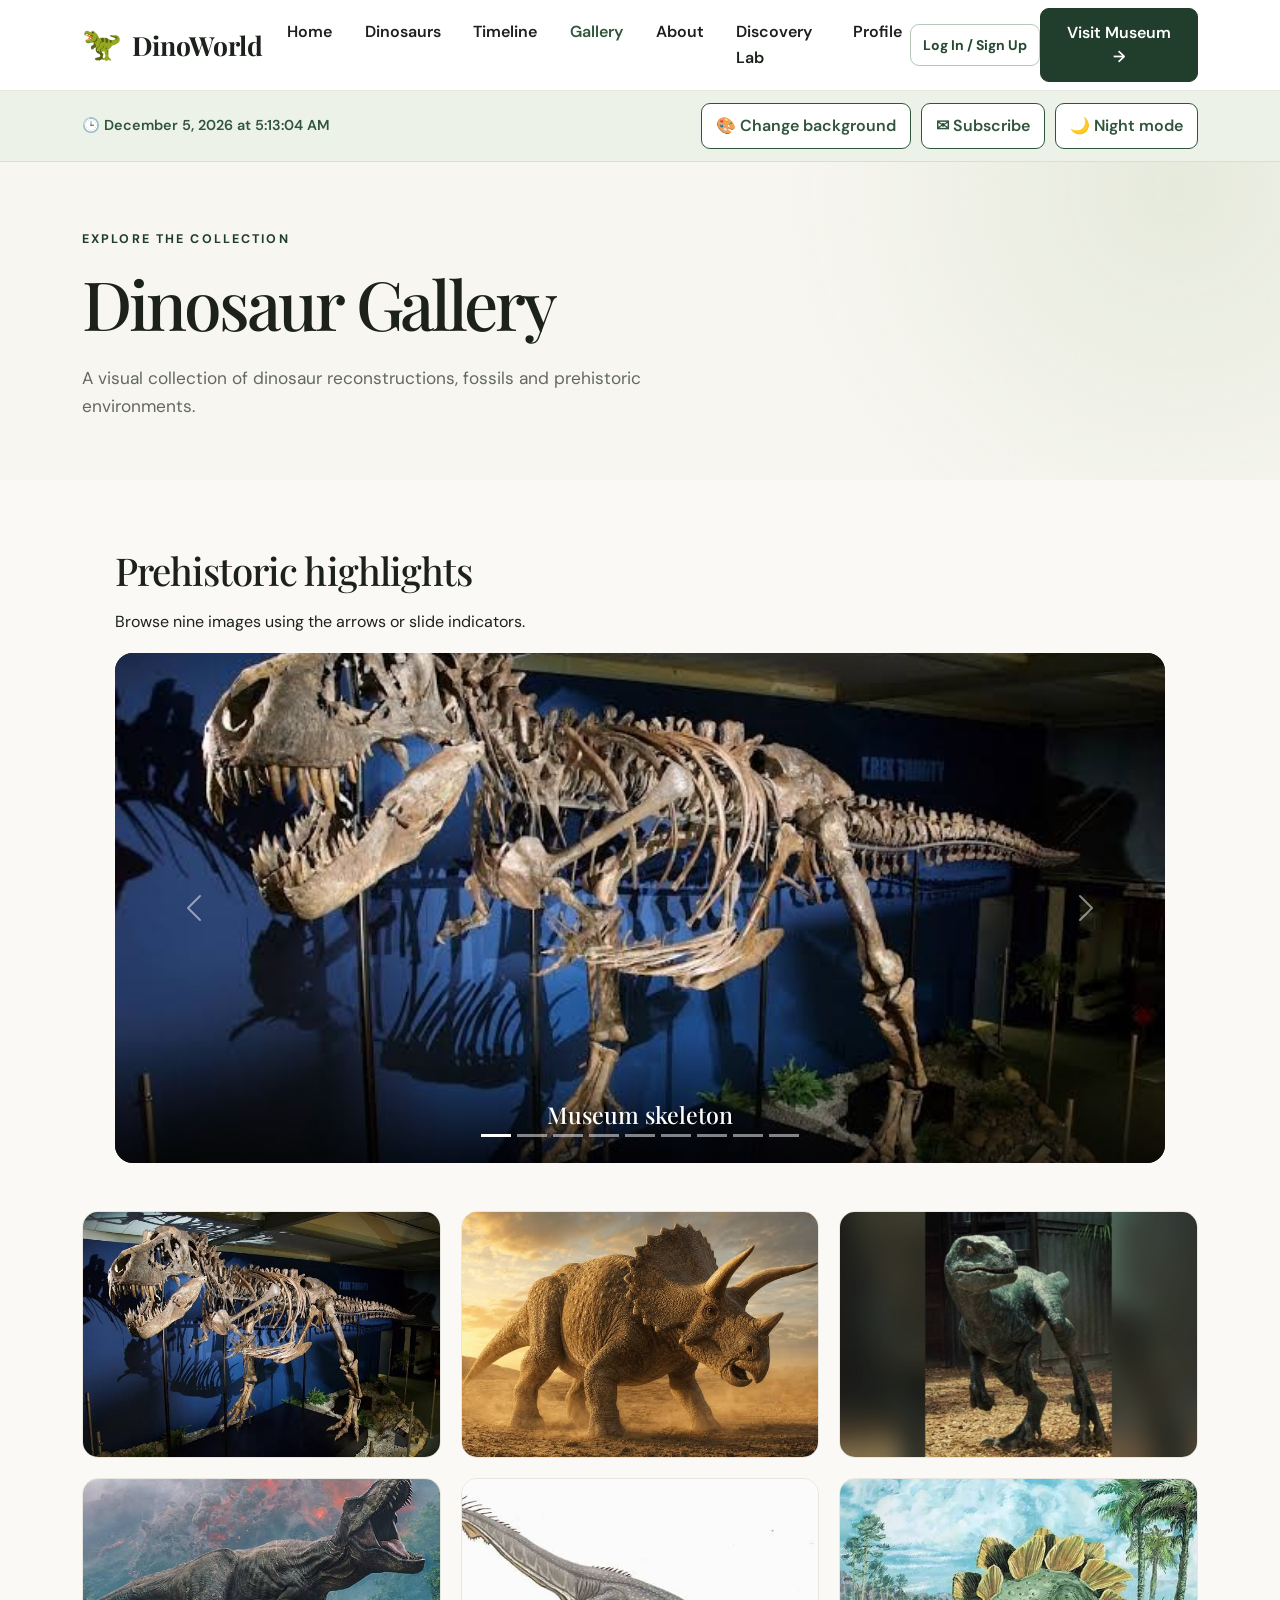
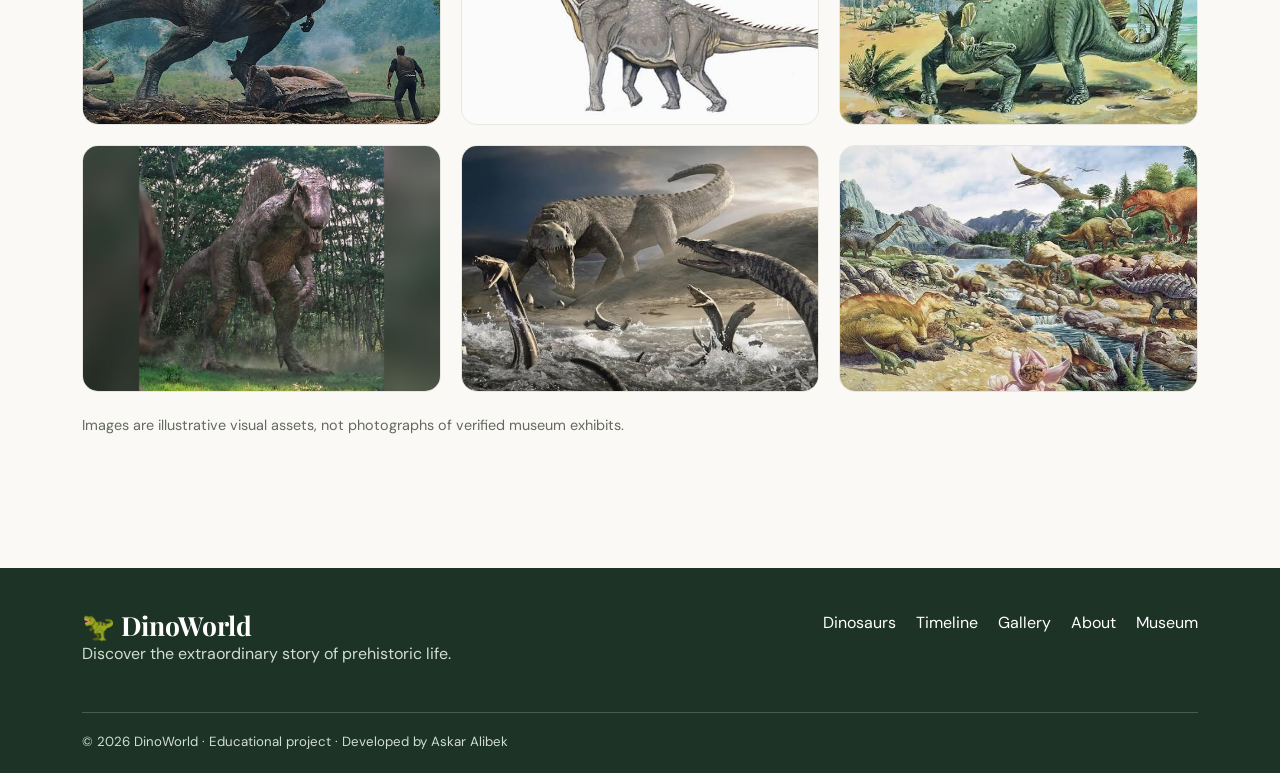
<file: gallery.html>
<!DOCTYPE html>
<html lang="en">
 <head>
  <link href="https://cdn.jsdelivr.net/npm/bootstrap@5.3.3/dist/css/bootstrap.min.css" rel="stylesheet"/>
  <meta charset="utf-8"/>
  <meta content="width=device-width, initial-scale=1.0" name="viewport"/>
  <meta content="DinoWorld: discover dinosaurs, fossils and prehistoric life." name="description"/>
  <title>
   Gallery | DinoWorld
  </title>
  <link href="css/style.css" rel="stylesheet"/>
  <script src="https://code.jquery.com/jquery-3.7.1.min.js">
  </script>
 </head>
 <body>
  <div aria-label="Page scroll progress" aria-valuemax="100" aria-valuemin="0" aria-valuenow="0" id="a6-progress" role="progressbar">
  </div>
  <header class="site-header">
   <nav aria-label="Main navigation" class="navbar navbar-expand-lg dino-navbar">
    <div class="container">
     <a class="navbar-brand brand" href="index.html">
      <span aria-hidden="true" class="brand-mark">
       🦖
      </span>
      DinoWorld
     </a>
     <button aria-controls="dinoNavigation" aria-expanded="false" aria-label="Toggle navigation" class="navbar-toggler" data-bs-target="#dinoNavigation" data-bs-toggle="collapse" type="button">
      <span class="navbar-toggler-icon">
      </span>
     </button>
     <div class="collapse navbar-collapse" id="dinoNavigation">
      <ul aria-label="Main pages" class="navbar-nav mx-auto mb-2 mb-lg-0">
       <li class="nav-item">
        <a class="nav-link" href="index.html">
         Home
        </a>
       </li>
       <li class="nav-item">
        <a class="nav-link" href="dinosaurs.html">
         Dinosaurs
        </a>
       </li>
       <li class="nav-item">
        <a class="nav-link" href="timeline.html">
         Timeline
        </a>
       </li>
       <li class="nav-item">
        <a aria-current="page" class="nav-link active" href="gallery.html">
         Gallery
        </a>
       </li>
       <li class="nav-item">
        <a class="nav-link" href="about.html">
         About
        </a>
       </li>
       <li class="nav-item">
        <a class="nav-link" href="discovery.html">
         Discovery Lab
        </a>
       </li>
       <li class="nav-item">
        <a class="nav-link" href="profile.html">
         Profile
        </a>
       </li>
      </ul>
      <a class="dino-signup-link" href="account.html">
       Log In / Sign Up
      </a>
      <a class="btn btn-success dino-btn nav-visit" href="museum.html">
       Visit Museum →
      </a>
     </div>
    </div>
   </nav>
  </header>
  <div class="a4-tools">
   <div class="container a4-tools-inner">
    <div aria-live="off" class="a4-clock">
     🕒
     <span id="a4-clock">
      Loading date and time...
     </span>
    </div>
    <div class="a4-tools-actions">
     <button class="a4-button" id="a4-color-button" type="button">
      🎨 Change background
     </button>
     <button class="a4-button" id="a4-open-popup" type="button">
      ✉ Subscribe
     </button>
     <button aria-pressed="false" class="a5-theme-button a4-button" type="button">
      🌙 Night mode
     </button>
    </div>
   </div>
  </div>
  <main>
   <section class="page-intro">
    <div class="container">
     <div class="eyebrow">
      Explore the collection
     </div>
     <h1>
      Dinosaur Gallery
     </h1>
     <p>
      A visual collection of dinosaur reconstructions, fossils and prehistoric environments.
     </p>
    </div>
   </section>
   <section class="section">
    <div class="container">
     <section class="dino-carousel-section mb-5">
      <h2>
       Prehistoric highlights
      </h2>
      <p>
       Browse nine images using the arrows or slide indicators.
      </p>
      <div class="carousel slide" data-bs-interval="4500" data-bs-ride="carousel" id="dinoCarousel">
       <div class="carousel-indicators">
        <button aria-current="true" aria-label="Slide 1" class="active" data-bs-slide-to="0" data-bs-target="#dinoCarousel" type="button">
        </button>
        <button aria-label="Slide 2" data-bs-slide-to="1" data-bs-target="#dinoCarousel" type="button">
        </button>
        <button aria-label="Slide 3" data-bs-slide-to="2" data-bs-target="#dinoCarousel" type="button">
        </button>
        <button aria-label="Slide 4" data-bs-slide-to="3" data-bs-target="#dinoCarousel" type="button">
        </button>
        <button aria-label="Slide 5" data-bs-slide-to="4" data-bs-target="#dinoCarousel" type="button">
        </button>
        <button aria-label="Slide 6" data-bs-slide-to="5" data-bs-target="#dinoCarousel" type="button">
        </button>
        <button aria-label="Slide 7" data-bs-slide-to="6" data-bs-target="#dinoCarousel" type="button">
        </button>
        <button aria-label="Slide 8" data-bs-slide-to="7" data-bs-target="#dinoCarousel" type="button">
        </button>
        <button aria-label="Slide 9" data-bs-slide-to="8" data-bs-target="#dinoCarousel" type="button">
        </button>
       </div>
       <div class="carousel-inner">
        <div class="carousel-item active">
         <img alt="T. rex museum skeleton" class="d-block w-100" src="images/skeleton.jpg"/>
         <div class="carousel-caption">
          <h3>
           Museum skeleton
          </h3>
         </div>
        </div>
        <div class="carousel-item">
         <img alt="Triceratops" class="d-block w-100 a6-lazy" data-src="images/species-triceratops.jpg" loading="lazy" src="[data-uri]"/>
         <div class="carousel-caption">
          <h3>
           Triceratops
          </h3>
         </div>
        </div>
        <div class="carousel-item">
         <img alt="Velociraptor" class="d-block w-100 a6-lazy" data-src="images/species-velociraptor-wide.jpg" loading="lazy" src="[data-uri]"/>
         <div class="carousel-caption">
          <h3>
           Ancient fossil
          </h3>
         </div>
        </div>
        <div class="carousel-item">
         <img alt="Tyrannosaurus rex" class="d-block w-100 a6-lazy" data-src="images/species-trex.jpg" loading="lazy" src="[data-uri]"/>
         <div class="carousel-caption">
          <h3>
           Tyrannosaurus rex
          </h3>
         </div>
        </div>
        <div class="carousel-item">
         <img alt="Brachiosaurus" class="d-block w-100 a6-lazy" data-src="images/species-brachiosaurus.jpg" loading="lazy" src="[data-uri]"/>
         <div class="carousel-caption">
          <h3>
           Brachiosaurus
          </h3>
         </div>
        </div>
        <div class="carousel-item">
         <img alt="Stegosaurus" class="d-block w-100 a6-lazy" data-src="images/species-stegosaurus.jpg" loading="lazy" src="[data-uri]"/>
         <div class="carousel-caption">
          <h3>
           Stegosaurus
          </h3>
         </div>
        </div>
        <div class="carousel-item">
         <img alt="Spinosaurus" class="d-block w-100 a6-lazy" data-src="images/species-spinosaurus-wide.jpg" loading="lazy" src="[data-uri]"/>
         <div class="carousel-caption">
          <h3>
           Spinosaurus
          </h3>
         </div>
        </div>
        <div class="carousel-item">
         <img alt="Triassic period" class="d-block w-100 a6-lazy" data-src="images/triassic.jpg" loading="lazy" src="[data-uri]"/>
         <div class="carousel-caption">
          <h3>
           Pteranodon (flying reptile)
          </h3>
         </div>
        </div>
        <div class="carousel-item">
         <img alt="Cretaceous period" class="d-block w-100 a6-lazy" data-src="images/cretaceous.jpg" loading="lazy" src="[data-uri]"/>
         <div class="carousel-caption">
          <h3>
           Jurassic landscape
          </h3>
         </div>
        </div>
       </div>
       <button class="carousel-control-prev" data-bs-slide="prev" data-bs-target="#dinoCarousel" type="button">
        <span aria-hidden="true" class="carousel-control-prev-icon">
        </span>
        <span class="visually-hidden">
         Previous
        </span>
       </button>
       <button class="carousel-control-next" data-bs-slide="next" data-bs-target="#dinoCarousel" type="button">
        <span aria-hidden="true" class="carousel-control-next-icon">
        </span>
        <span class="visually-hidden">
         Next
        </span>
       </button>
      </div>
     </section>
     <div class="gallery">
      <figure class="gallery-item">
       <img alt="T. rex museum skeleton" class="a6-lazy" data-src="images/skeleton.jpg" loading="lazy" src="[data-uri]"/>
       <figcaption>
        T. rex museum skeleton
       </figcaption>
      </figure>
      <figure class="gallery-item">
       <img alt="Triceratops" class="a6-lazy" data-src="images/species-triceratops.jpg" loading="lazy" src="[data-uri]"/>
       <figcaption>
        Triceratops
       </figcaption>
      </figure>
      <figure class="gallery-item">
       <img alt="Velociraptor" class="a6-lazy" data-src="images/species-velociraptor-wide.jpg" loading="lazy" src="[data-uri]"/>
       <figcaption>
        Velociraptor
       </figcaption>
      </figure>
      <figure class="gallery-item">
       <img alt="Tyrannosaurus rex" class="a6-lazy" data-src="images/species-trex.jpg" loading="lazy" src="[data-uri]"/>
       <figcaption>
        Tyrannosaurus rex
       </figcaption>
      </figure>
      <figure class="gallery-item">
       <img alt="Brachiosaurus" class="a6-lazy" data-src="images/species-brachiosaurus.jpg" loading="lazy" src="[data-uri]"/>
       <figcaption>
        Brachiosaurus
       </figcaption>
      </figure>
      <figure class="gallery-item">
       <img alt="Stegosaurus" class="a6-lazy" data-src="images/species-stegosaurus.jpg" loading="lazy" src="[data-uri]"/>
       <figcaption>
        Stegosaurus
       </figcaption>
      </figure>
      <figure class="gallery-item">
       <img alt="Spinosaurus" class="a6-lazy" data-src="images/species-spinosaurus-wide.jpg" loading="lazy" src="[data-uri]"/>
       <figcaption>
        Spinosaurus
       </figcaption>
      </figure>
      <figure class="gallery-item">
       <img alt="Triassic period" class="a6-lazy" data-src="images/triassic.jpg" loading="lazy" src="[data-uri]"/>
       <figcaption>
        Triassic period
       </figcaption>
      </figure>
      <figure class="gallery-item">
       <img alt="Cretaceous period" class="a6-lazy" data-src="images/cretaceous.jpg" loading="lazy" src="[data-uri]"/>
       <figcaption>
        Cretaceous period
       </figcaption>
      </figure>
     </div>
     <p class="small" style="margin-top:22px">
      Images are illustrative visual assets, not photographs of verified museum exhibits.
     </p>
    </div>
   </section>
  </main>
  <div class="a4-overlay" hidden="" id="a4-overlay">
   <div aria-labelledby="a4-dialog-title" aria-modal="true" class="a4-dialog" role="dialog">
    <button aria-label="Close popup" class="a4-close" id="a4-close-popup" type="button">
     ×
    </button>
    <div class="eyebrow">
     DinoWorld newsletter
    </div>
    <h2 id="a4-dialog-title">
     Stay curious
    </h2>
    <p>
     Get prehistoric discoveries in your inbox (demo form).
    </p>
    <form id="a4-subscribe-form" novalidate="">
     <label for="a4-subscribe-email">
      Email address
     </label>
     <input aria-describedby="a4-subscribe-error" autocomplete="email" id="a4-subscribe-email" name="email" type="text"/>
     <span class="a4-error" data-error-for="email" id="a4-subscribe-error">
     </span>
     <button class="a4-button" type="submit">
      Subscribe
     </button>
     <p aria-live="polite" id="a4-subscribe-status" role="status">
     </p>
    </form>
   </div>
  </div>
  <footer class="footer">
   <div class="container">
    <div class="footer-inner">
     <div>
      <a class="brand" href="index.html">
       🦖 DinoWorld
      </a>
      <p>
       Discover the extraordinary story of prehistoric life.
      </p>
     </div>
     <div class="footer-links">
      <a href="dinosaurs.html">
       Dinosaurs
      </a>
      <a href="timeline.html">
       Timeline
      </a>
      <a href="gallery.html">
       Gallery
      </a>
      <a href="about.html">
       About
      </a>
      <a href="museum.html">
       Museum
      </a>
     </div>
    </div>
    <div class="footer-bottom">
     © 2026 DinoWorld · Educational project · Developed by Askar Alibek
    </div>
   </div>
  </footer>
  <script src="https://cdn.jsdelivr.net/npm/bootstrap@5.3.3/dist/js/bootstrap.bundle.min.js">
  </script>
  <script defer="" src="js/main.js">
  </script>
  <script defer="True" src="js/assignment6.js">
  </script>
  <div aria-live="polite" id="a6-toast" role="status">
  </div>
  <script defer="True" src="js/final.js">
  </script>
 </body>
</html>
</file>
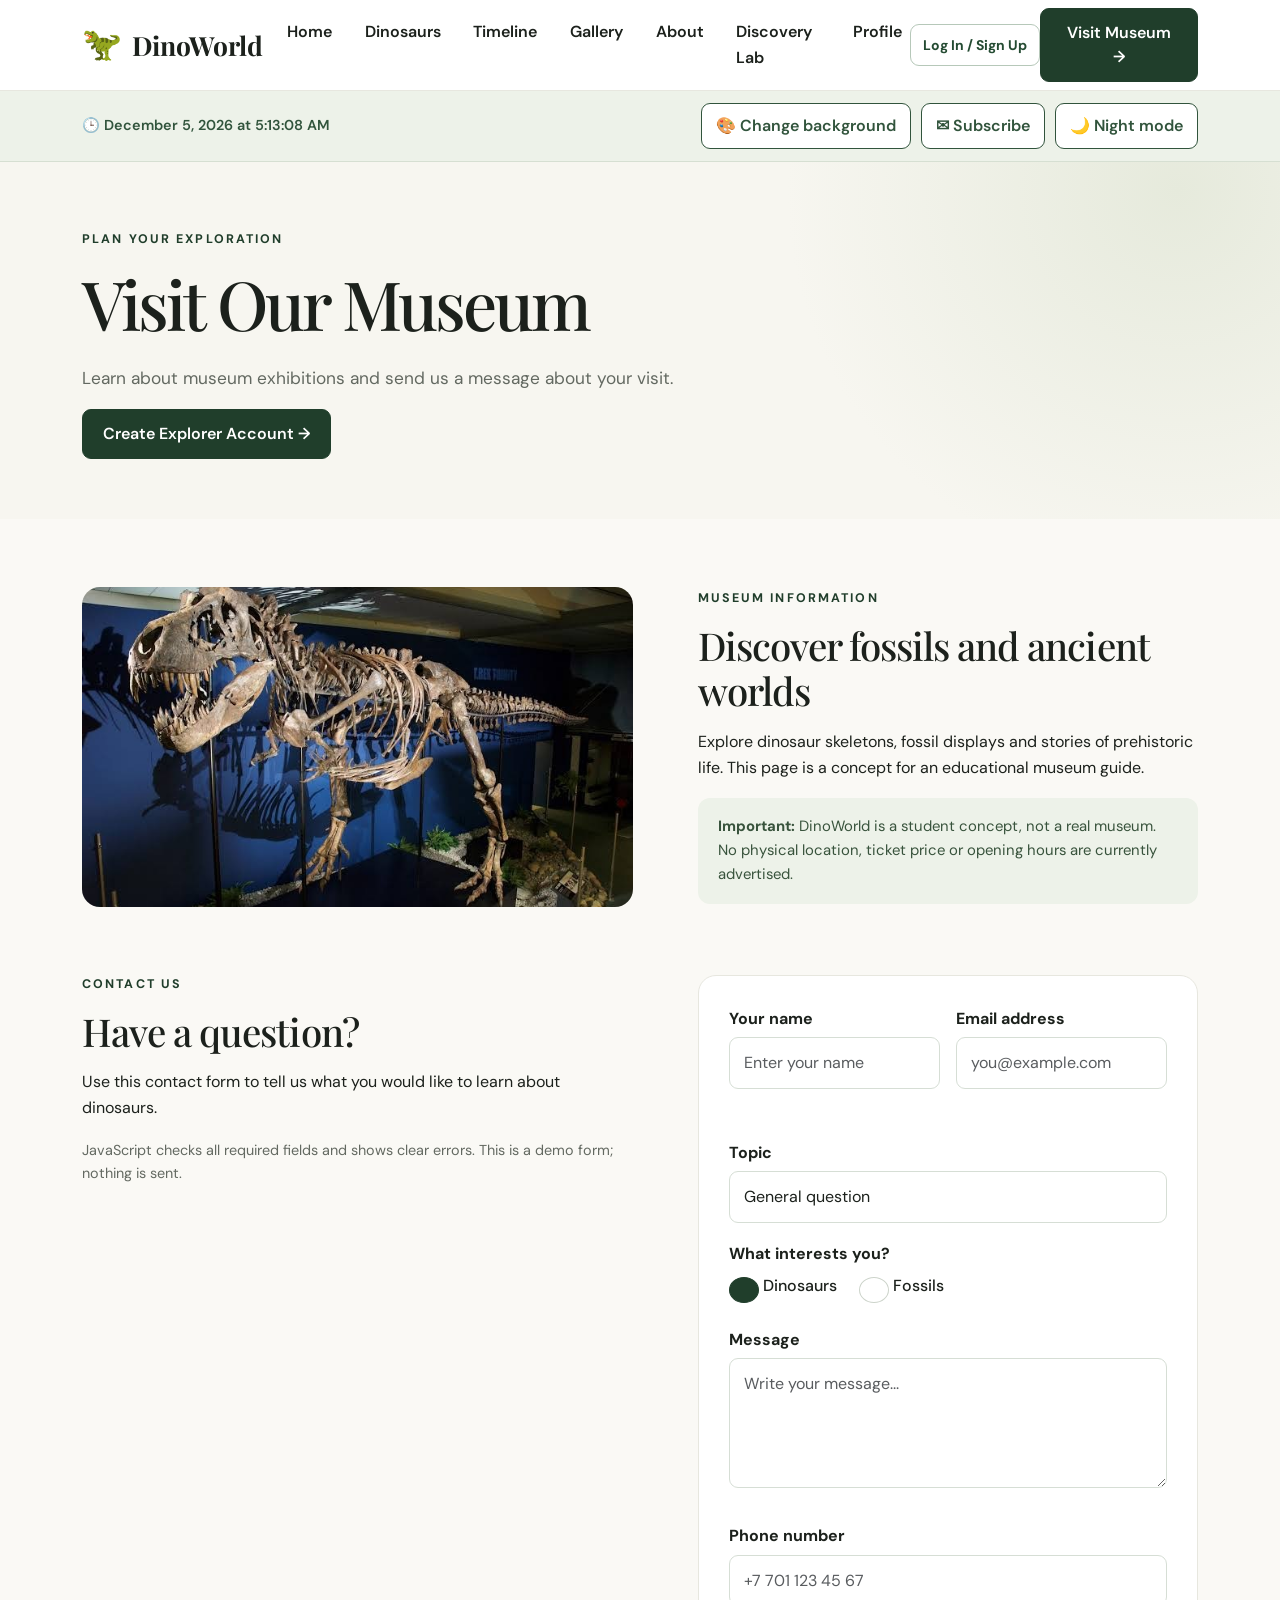
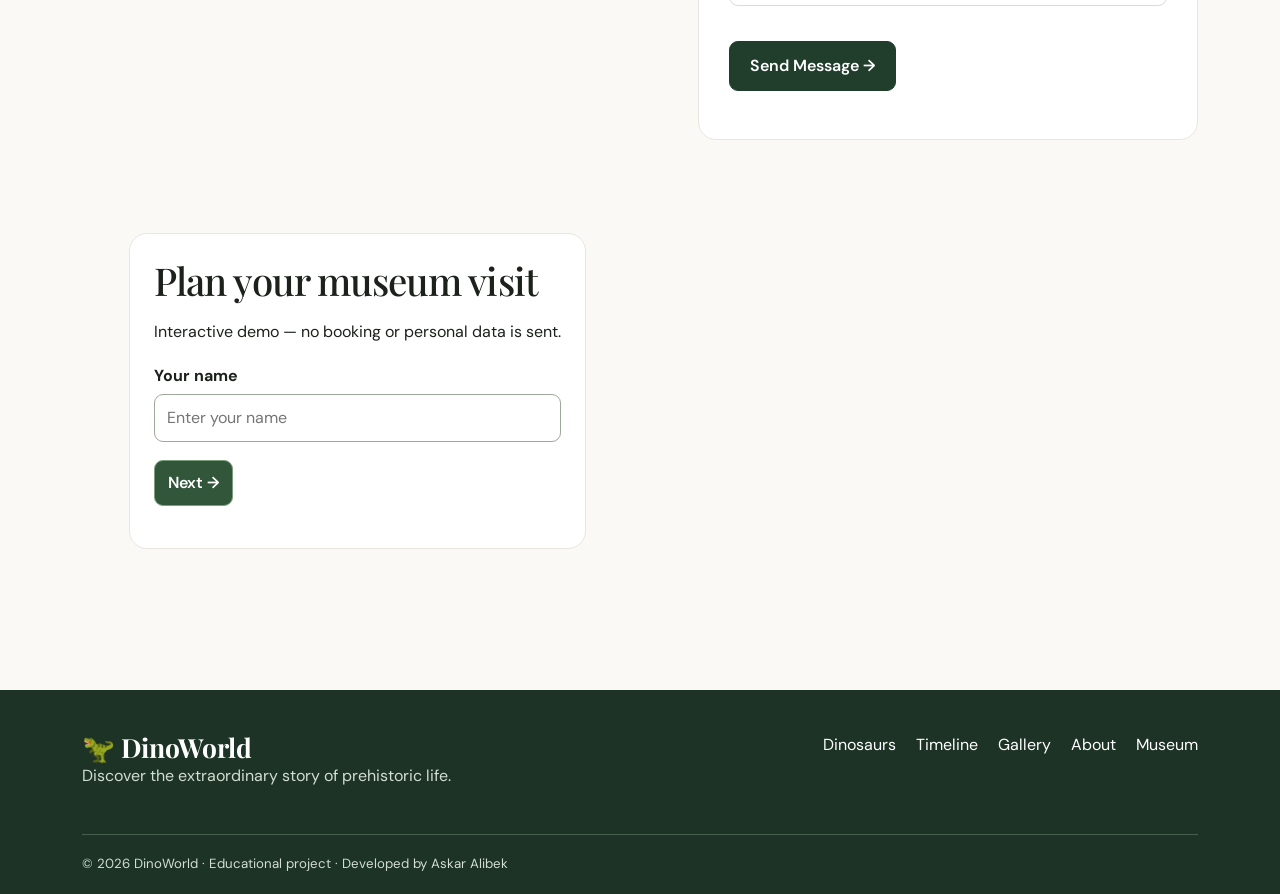
<file: museum.html>
<!DOCTYPE html>
<html lang="en">
 <head>
  <link href="https://cdn.jsdelivr.net/npm/bootstrap@5.3.3/dist/css/bootstrap.min.css" rel="stylesheet"/>
  <meta charset="utf-8"/>
  <meta content="width=device-width, initial-scale=1.0" name="viewport"/>
  <meta content="DinoWorld: discover dinosaurs, fossils and prehistoric life." name="description"/>
  <title>
   Visit Museum | DinoWorld
  </title>
  <link href="css/style.css" rel="stylesheet"/>
  <script src="https://code.jquery.com/jquery-3.7.1.min.js">
  </script>
 </head>
 <body>
  <div aria-label="Page scroll progress" aria-valuemax="100" aria-valuemin="0" aria-valuenow="0" id="a6-progress" role="progressbar">
  </div>
  <header class="site-header">
   <nav aria-label="Main navigation" class="navbar navbar-expand-lg dino-navbar">
    <div class="container">
     <a class="navbar-brand brand" href="index.html">
      <span aria-hidden="true" class="brand-mark">
       🦖
      </span>
      DinoWorld
     </a>
     <button aria-controls="dinoNavigation" aria-expanded="false" aria-label="Toggle navigation" class="navbar-toggler" data-bs-target="#dinoNavigation" data-bs-toggle="collapse" type="button">
      <span class="navbar-toggler-icon">
      </span>
     </button>
     <div class="collapse navbar-collapse" id="dinoNavigation">
      <ul aria-label="Main pages" class="navbar-nav mx-auto mb-2 mb-lg-0">
       <li class="nav-item">
        <a class="nav-link" href="index.html">
         Home
        </a>
       </li>
       <li class="nav-item">
        <a class="nav-link" href="dinosaurs.html">
         Dinosaurs
        </a>
       </li>
       <li class="nav-item">
        <a class="nav-link" href="timeline.html">
         Timeline
        </a>
       </li>
       <li class="nav-item">
        <a class="nav-link" href="gallery.html">
         Gallery
        </a>
       </li>
       <li class="nav-item">
        <a class="nav-link" href="about.html">
         About
        </a>
       </li>
       <li class="nav-item">
        <a class="nav-link" href="discovery.html">
         Discovery Lab
        </a>
       </li>
       <li class="nav-item">
        <a class="nav-link" href="profile.html">
         Profile
        </a>
       </li>
      </ul>
      <a class="dino-signup-link" href="account.html">
       Log In / Sign Up
      </a>
      <a class="btn btn-success dino-btn nav-visit" href="museum.html">
       Visit Museum →
      </a>
     </div>
    </div>
   </nav>
  </header>
  <div class="a4-tools">
   <div class="container a4-tools-inner">
    <div aria-live="off" class="a4-clock">
     🕒
     <span id="a4-clock">
      Loading date and time...
     </span>
    </div>
    <div class="a4-tools-actions">
     <button class="a4-button" id="a4-color-button" type="button">
      🎨 Change background
     </button>
     <button class="a4-button" id="a4-open-popup" type="button">
      ✉ Subscribe
     </button>
     <button aria-pressed="false" class="a5-theme-button a4-button" type="button">
      🌙 Night mode
     </button>
    </div>
   </div>
  </div>
  <main>
   <section class="page-intro">
    <div class="container">
     <div class="eyebrow">
      Plan your exploration
     </div>
     <h1>
      Visit Our Museum
     </h1>
     <p>
      Learn about museum exhibitions and send us a message about your visit.
      <a class="btn btn-success dino-btn" href="account.html" style="margin-top:16px">
       Create Explorer Account →
      </a>
     </p>
    </div>
   </section>
   <section class="section">
    <div class="container split">
     <img alt="Concept illustration of a natural history museum" src="images/museum.jpg"/>
     <div>
      <div class="eyebrow">
       Museum information
      </div>
      <h2>
       Discover fossils and ancient worlds
      </h2>
      <p>
       Explore dinosaur skeletons, fossil displays and stories of prehistoric life. This page is a concept for an educational museum guide.
      </p>
      <div class="note">
       <strong>
        Important:
       </strong>
       DinoWorld is a student concept, not a real museum. No physical location, ticket price or opening hours are currently advertised.
      </div>
     </div>
    </div>
   </section>
   <section class="section" style="padding-top:0">
    <div class="container split" style="align-items:start">
     <div>
      <div class="eyebrow">
       Contact us
      </div>
      <h2>
       Have a question?
      </h2>
      <p>
       Use this contact form to tell us what you would like to learn about dinosaurs.
      </p>
      <p class="small">
       JavaScript checks all required fields and shows clear errors. This is a demo form; nothing is sent.
      </p>
     </div>
     <div class="form-card">
      <form action="#" class="bootstrap-contact-form" id="a4-contact-form" method="post" novalidate="">
       <div class="row g-3 mb-3">
        <div class="col-12 col-md-6 field">
         <label class="form-label" for="name">
          Your name
         </label>
         <input class="form-control" id="name" name="name" placeholder="Enter your name" type="text"/>
         <span class="a4-error" data-error-for="name">
         </span>
        </div>
        <div class="col-12 col-md-6 field">
         <label class="form-label" for="email">
          Email address
         </label>
         <input class="form-control" id="email" name="email" placeholder="you@example.com" type="text"/>
         <span class="a4-error" data-error-for="email">
         </span>
        </div>
       </div>
       <div class="field">
        <label class="form-label" for="topic">
         Topic
        </label>
        <select class="form-select" id="topic" name="topic">
         <option>
          General question
         </option>
         <option>
          Dinosaur species
         </option>
         <option>
          Fossils and exhibits
         </option>
         <option>
          School project
         </option>
        </select>
       </div>
       <div class="field">
        <label class="form-label">
         What interests you?
        </label>
        <div class="radio-row">
         <label>
          <input checked="" class="form-check-input" name="interest" type="radio" value="dinosaurs"/>
          Dinosaurs
         </label>
         <label>
          <input class="form-check-input" name="interest" type="radio" value="fossils"/>
          Fossils
         </label>
        </div>
       </div>
       <div class="field">
        <label class="form-label" for="message">
         Message
        </label>
        <textarea class="form-control" id="message" name="message" placeholder="Write your message..."></textarea>
        <span class="a4-error" data-error-for="message">
        </span>
       </div>
       <div class="field dino-phone-field">
        <label class="form-label" for="contact-phone">
         Phone number
        </label>
        <input autocomplete="tel" class="form-control" id="contact-phone" name="phone" placeholder="+7 701 123 45 67" type="tel"/>
        <span class="a4-error" data-error-for="phone">
        </span>
       </div>
       <button class="btn btn-success dino-btn a6-submit" data-original-text="Send Message →" type="submit">
        Send Message →
       </button>
       <p aria-live="polite" id="a4-contact-status" role="status">
       </p>
      </form>
     </div>
     <section aria-labelledby="a5-wizard-title" class="a5-wizard">
      <h2 id="a5-wizard-title">
       Plan your museum visit
      </h2>
      <p>
       Interactive demo — no booking or personal data is sent.
      </p>
      <form id="a5-wizard-form" novalidate="">
       <div class="a5-step" data-step="0">
        <label for="a5-visitor">
         Your name
        </label>
        <input id="a5-visitor" name="visitor" placeholder="Enter your name" type="text"/>
        <p class="a5-step-error" role="alert">
        </p>
       </div>
       <div class="a5-step" data-step="1" hidden="">
        <label for="a5-interest">
         What interests you most?
        </label>
        <select id="a5-interest" name="interest">
         <option value="">
          Choose a topic
         </option>
         <option>
          Dinosaurs
         </option>
         <option>
          Fossils
         </option>
         <option>
          Prehistoric eras
         </option>
        </select>
        <p class="a5-step-error" role="alert">
        </p>
       </div>
       <div class="a5-step" data-step="2" hidden="">
        <p id="a5-summary">
        </p>
       </div>
       <div class="a5-wizard-actions">
        <button hidden="" id="a5-back" type="button">
         ← Back
        </button>
        <button id="a5-next" type="button">
         Next →
        </button>
       </div>
       <p aria-live="polite" id="a5-wizard-status" role="status">
       </p>
      </form>
     </section>
    </div>
   </section>
  </main>
  <div class="a4-overlay" hidden="" id="a4-overlay">
   <div aria-labelledby="a4-dialog-title" aria-modal="true" class="a4-dialog" role="dialog">
    <button aria-label="Close popup" class="a4-close" id="a4-close-popup" type="button">
     ×
    </button>
    <div class="eyebrow">
     DinoWorld newsletter
    </div>
    <h2 id="a4-dialog-title">
     Stay curious
    </h2>
    <p>
     Get prehistoric discoveries in your inbox (demo form).
    </p>
    <form id="a4-subscribe-form" novalidate="">
     <label for="a4-subscribe-email">
      Email address
     </label>
     <input aria-describedby="a4-subscribe-error" autocomplete="email" id="a4-subscribe-email" name="email" type="text"/>
     <span class="a4-error" data-error-for="email" id="a4-subscribe-error">
     </span>
     <button class="a4-button" type="submit">
      Subscribe
     </button>
     <p aria-live="polite" id="a4-subscribe-status" role="status">
     </p>
    </form>
   </div>
  </div>
  <footer class="footer">
   <div class="container">
    <div class="footer-inner">
     <div>
      <a class="brand" href="index.html">
       🦖 DinoWorld
      </a>
      <p>
       Discover the extraordinary story of prehistoric life.
      </p>
     </div>
     <div class="footer-links">
      <a href="dinosaurs.html">
       Dinosaurs
      </a>
      <a href="timeline.html">
       Timeline
      </a>
      <a href="gallery.html">
       Gallery
      </a>
      <a href="about.html">
       About
      </a>
      <a href="museum.html">
       Museum
      </a>
     </div>
    </div>
    <div class="footer-bottom">
     © 2026 DinoWorld · Educational project · Developed by Askar Alibek
    </div>
   </div>
  </footer>
  <script src="https://cdn.jsdelivr.net/npm/bootstrap@5.3.3/dist/js/bootstrap.bundle.min.js">
  </script>
  <script defer="" src="js/main.js">
  </script>
  <script defer="True" src="js/assignment6.js">
  </script>
  <div aria-live="polite" id="a6-toast" role="status">
  </div>
  <script defer="True" src="js/final.js">
  </script>
 </body>
</html>
</file>
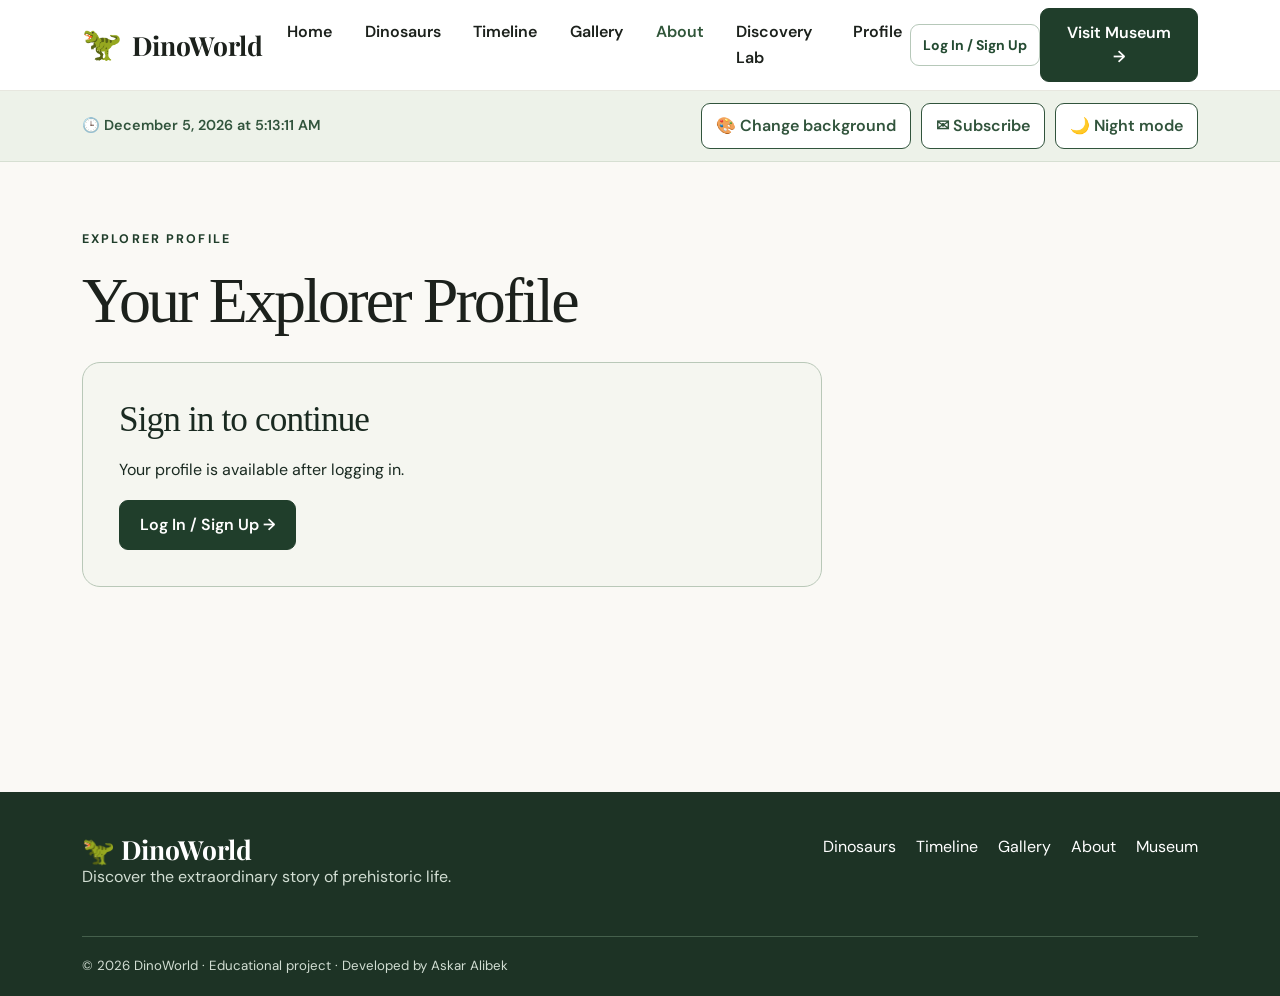
<file: profile.html>
<!DOCTYPE html>
<html lang="en">
 <head>
  <meta charset="utf-8"/>
  <meta content="width=device-width, initial-scale=1" name="viewport"/>
  <title>
   Profile | DinoWorld
  </title>
  <link href="https://cdn.jsdelivr.net/npm/bootstrap@5.3.3/dist/css/bootstrap.min.css" rel="stylesheet"/>
  <link href="css/style.css" rel="stylesheet"/>
<script defer src="https://code.jquery.com/jquery-3.7.1.min.js"></script>
 </head>
 <body>
  <header class="site-header">
   <nav aria-label="Main navigation" class="navbar navbar-expand-lg dino-navbar">
    <div class="container">
     <a class="navbar-brand brand" href="index.html">
      <span aria-hidden="true" class="brand-mark">
       🦖
      </span>
      DinoWorld
     </a>
     <button aria-controls="dinoNavigation" aria-expanded="false" aria-label="Toggle navigation" class="navbar-toggler" data-bs-target="#dinoNavigation" data-bs-toggle="collapse" type="button">
      <span class="navbar-toggler-icon">
      </span>
     </button>
     <div class="collapse navbar-collapse" id="dinoNavigation">
      <ul aria-label="Main pages" class="navbar-nav mx-auto mb-2 mb-lg-0">
       <li class="nav-item">
        <a class="nav-link" href="index.html">
         Home
        </a>
       </li>
       <li class="nav-item">
        <a class="nav-link" href="dinosaurs.html">
         Dinosaurs
        </a>
       </li>
       <li class="nav-item">
        <a class="nav-link" href="timeline.html">
         Timeline
        </a>
       </li>
       <li class="nav-item">
        <a class="nav-link" href="gallery.html">
         Gallery
        </a>
       </li>
       <li class="nav-item">
        <a aria-current="page" class="nav-link active" href="about.html">
         About
        </a>
       </li>
       <li class="nav-item">
        <a class="nav-link" href="discovery.html">
         Discovery Lab
        </a>
       </li>
       <li class="nav-item">
        <a class="nav-link" href="profile.html">
         Profile
        </a>
       </li>
      </ul>
      <a class="dino-signup-link" href="account.html">
       Log In / Sign Up
      </a>
      <a class="btn btn-success dino-btn nav-visit" href="museum.html">
       Visit Museum →
      </a>
     </div>
    </div>
   </nav>
  </header>
  <div class="a4-tools">
   <div class="container a4-tools-inner">
    <div aria-live="off" class="a4-clock">
     🕒
     <span id="a4-clock">
      Loading date and time...
     </span>
    </div>
    <div class="a4-tools-actions">
     <button class="a4-button" id="a4-color-button" type="button">
      🎨 Change background
     </button>
     <button class="a4-button" id="a4-open-popup" type="button">
      ✉ Subscribe
     </button>
     <button aria-pressed="false" class="a5-theme-button a4-button" type="button">
      🌙 Night mode
     </button>
    </div>
   </div>
  </div>
  <main>
   <section class="section final-intro">
    <div class="container">
     <div class="eyebrow">
      EXPLORER PROFILE
     </div>
     <h1>
      Your Explorer Profile
     </h1>
     <div aria-live="polite" class="final-panel final-profile" id="final-profile">
      <p>
       Checking your session...
      </p>
     </div>
    </div>
   </section>
  </main>
  <footer class="footer">
   <div class="container">
    <div class="footer-inner">
     <div>
      <a class="brand" href="index.html">
       🦖 DinoWorld
      </a>
      <p>
       Discover the extraordinary story of prehistoric life.
      </p>
     </div>
     <div class="footer-links">
      <a href="dinosaurs.html">
       Dinosaurs
      </a>
      <a href="timeline.html">
       Timeline
      </a>
      <a href="gallery.html">
       Gallery
      </a>
      <a href="about.html">
       About
      </a>
      <a href="museum.html">
       Museum
      </a>
     </div>
    </div>
    <div class="footer-bottom">
     © 2026 DinoWorld · Educational project · Developed by Askar Alibek
    </div>
   </div>
  </footer>
  <div class="a4-overlay" hidden="" id="a4-overlay">
   <div aria-labelledby="a4-dialog-title" aria-modal="true" class="a4-dialog" role="dialog">
    <button aria-label="Close popup" class="a4-close" id="a4-close-popup" type="button">
     ×
    </button>
    <div class="eyebrow">
     DinoWorld newsletter
    </div>
    <h2 id="a4-dialog-title">
     Stay curious
    </h2>
    <p>
     Get prehistoric discoveries in your inbox (demo form).
    </p>
    <form id="a4-subscribe-form" novalidate="">
     <label for="a4-subscribe-email">
      Email address
     </label>
     <input aria-describedby="a4-subscribe-error" autocomplete="email" id="a4-subscribe-email" name="email" type="text"/>
     <span class="a4-error" data-error-for="email" id="a4-subscribe-error">
     </span>
     <button class="a4-button" type="submit">
      Subscribe
     </button>
     <p aria-live="polite" id="a4-subscribe-status" role="status">
     </p>
    </form>
   </div>
  </div>
  <script src="https://cdn.jsdelivr.net/npm/bootstrap@5.3.3/dist/js/bootstrap.bundle.min.js">
  </script>
  <script defer="" src="js/main.js">
  </script>
  <script defer="" src="js/assignment6.js">
  </script>
  <script defer="" src="js/final.js">
  </script>
  <div aria-live="polite" id="a6-toast" role="status">
  </div>
 </body>
</html>
</file>
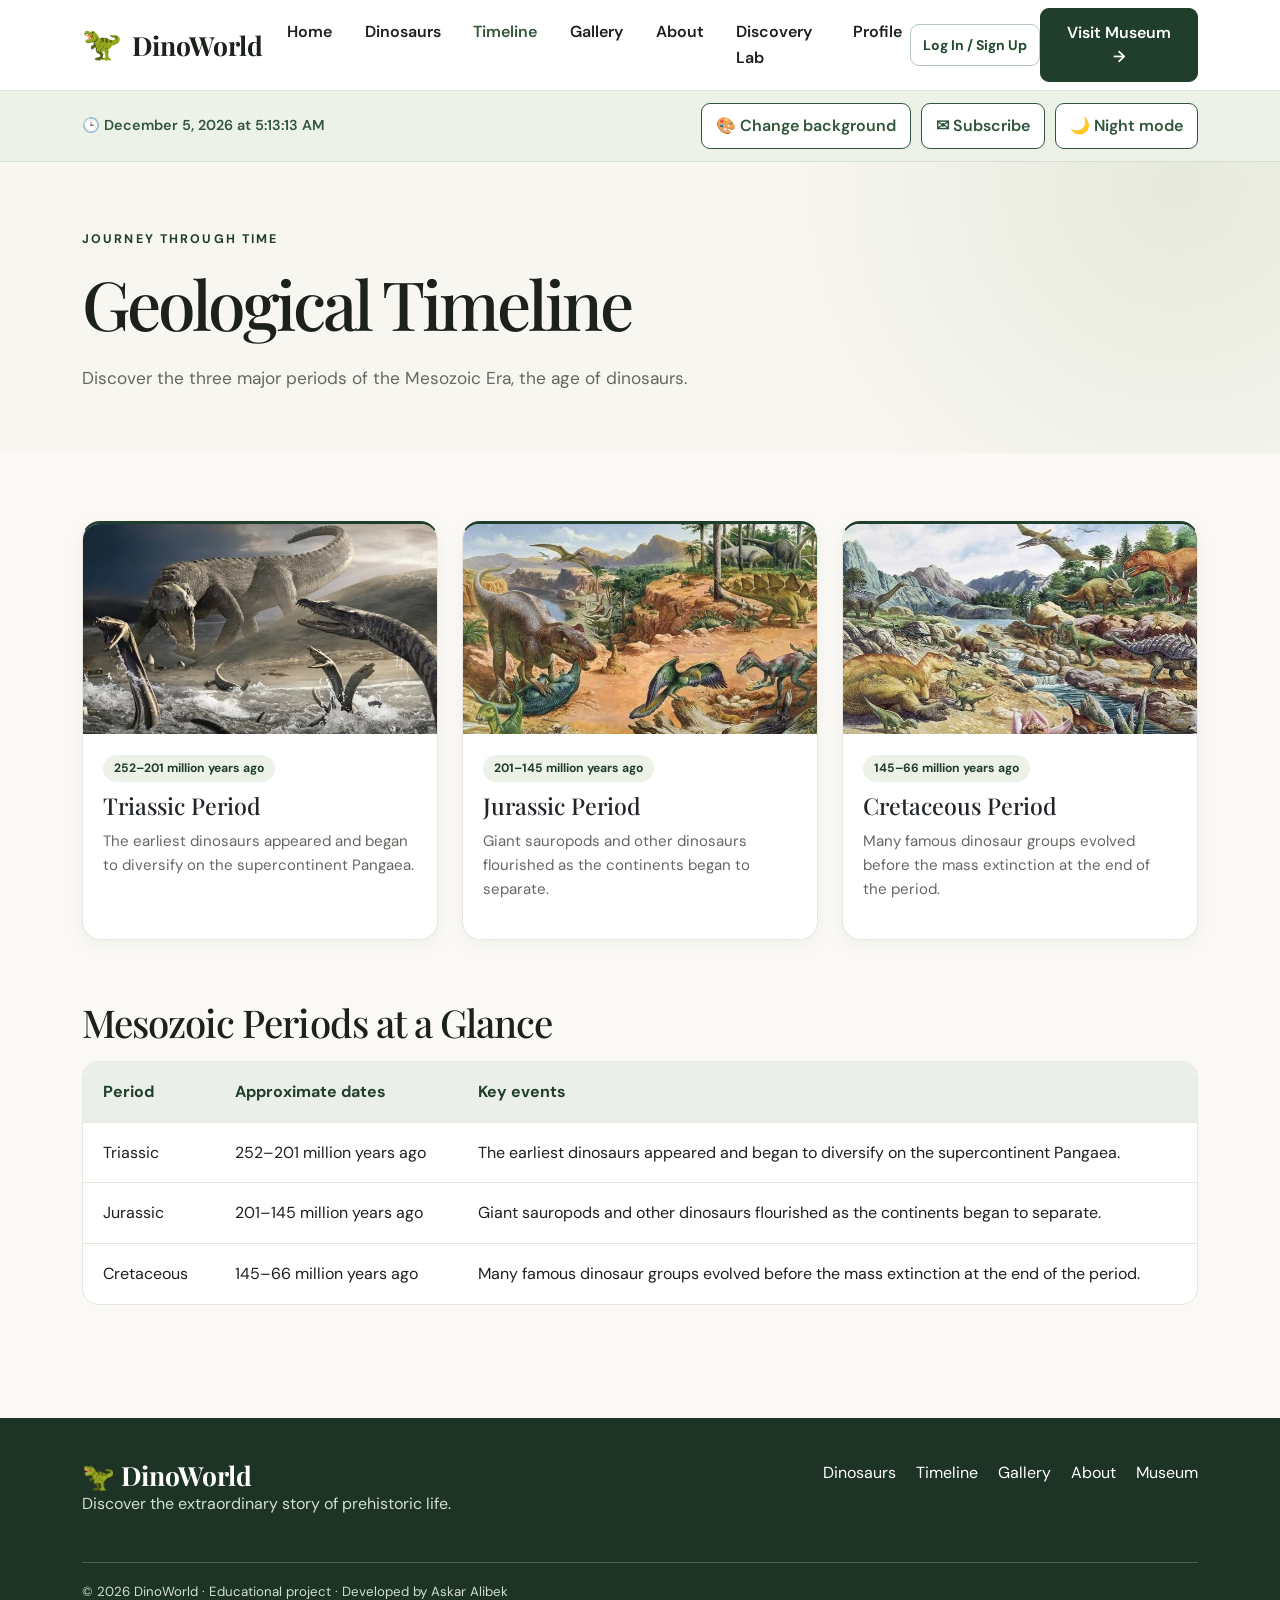
<file: timeline.html>
<!DOCTYPE html>
<html lang="en">
 <head>
  <link href="https://cdn.jsdelivr.net/npm/bootstrap@5.3.3/dist/css/bootstrap.min.css" rel="stylesheet"/>
  <meta charset="utf-8"/>
  <meta content="width=device-width, initial-scale=1.0" name="viewport"/>
  <meta content="DinoWorld: discover dinosaurs, fossils and prehistoric life." name="description"/>
  <title>
   Timeline | DinoWorld
  </title>
  <link href="css/style.css" rel="stylesheet"/>
  <script src="https://code.jquery.com/jquery-3.7.1.min.js">
  </script>
 </head>
 <body>
  <div aria-label="Page scroll progress" aria-valuemax="100" aria-valuemin="0" aria-valuenow="0" id="a6-progress" role="progressbar">
  </div>
  <header class="site-header">
   <nav aria-label="Main navigation" class="navbar navbar-expand-lg dino-navbar">
    <div class="container">
     <a class="navbar-brand brand" href="index.html">
      <span aria-hidden="true" class="brand-mark">
       🦖
      </span>
      DinoWorld
     </a>
     <button aria-controls="dinoNavigation" aria-expanded="false" aria-label="Toggle navigation" class="navbar-toggler" data-bs-target="#dinoNavigation" data-bs-toggle="collapse" type="button">
      <span class="navbar-toggler-icon">
      </span>
     </button>
     <div class="collapse navbar-collapse" id="dinoNavigation">
      <ul aria-label="Main pages" class="navbar-nav mx-auto mb-2 mb-lg-0">
       <li class="nav-item">
        <a class="nav-link" href="index.html">
         Home
        </a>
       </li>
       <li class="nav-item">
        <a class="nav-link" href="dinosaurs.html">
         Dinosaurs
        </a>
       </li>
       <li class="nav-item">
        <a aria-current="page" class="nav-link active" href="timeline.html">
         Timeline
        </a>
       </li>
       <li class="nav-item">
        <a class="nav-link" href="gallery.html">
         Gallery
        </a>
       </li>
       <li class="nav-item">
        <a class="nav-link" href="about.html">
         About
        </a>
       </li>
       <li class="nav-item">
        <a class="nav-link" href="discovery.html">
         Discovery Lab
        </a>
       </li>
       <li class="nav-item">
        <a class="nav-link" href="profile.html">
         Profile
        </a>
       </li>
      </ul>
      <a class="dino-signup-link" href="account.html">
       Log In / Sign Up
      </a>
      <a class="btn btn-success dino-btn nav-visit" href="museum.html">
       Visit Museum →
      </a>
     </div>
    </div>
   </nav>
  </header>
  <div class="a4-tools">
   <div class="container a4-tools-inner">
    <div aria-live="off" class="a4-clock">
     🕒
     <span id="a4-clock">
      Loading date and time...
     </span>
    </div>
    <div class="a4-tools-actions">
     <button class="a4-button" id="a4-color-button" type="button">
      🎨 Change background
     </button>
     <button class="a4-button" id="a4-open-popup" type="button">
      ✉ Subscribe
     </button>
     <button aria-pressed="false" class="a5-theme-button a4-button" type="button">
      🌙 Night mode
     </button>
    </div>
   </div>
  </div>
  <main>
   <section class="page-intro">
    <div class="container">
     <div class="eyebrow">
      Journey through time
     </div>
     <h1>
      Geological Timeline
     </h1>
     <p>
      Discover the three major periods of the Mesozoic Era, the age of dinosaurs.
     </p>
    </div>
   </section>
   <section class="section">
    <div class="container">
     <div class="grid">
      <article class="card period">
       <img alt="Prehistoric landscape from the Triassic Period" src="images/triassic.jpg"/>
       <div class="card-body">
        <span class="tag">
         252–201 million years ago
        </span>
        <h3 id="triassic">
         Triassic Period
        </h3>
        <p>
         The earliest dinosaurs appeared and began to diversify on the supercontinent Pangaea.
        </p>
       </div>
      </article>
      <article class="card period">
       <img alt="Prehistoric landscape from the Jurassic Period" class="a6-lazy" data-src="images/jurassic.jpg" loading="lazy" src="[data-uri]"/>
       <div class="card-body">
        <span class="tag">
         201–145 million years ago
        </span>
        <h3 id="jurassic">
         Jurassic Period
        </h3>
        <p>
         Giant sauropods and other dinosaurs flourished as the continents began to separate.
        </p>
       </div>
      </article>
      <article class="card period">
       <img alt="Prehistoric landscape from the Cretaceous Period" class="a6-lazy" data-src="images/cretaceous.jpg" loading="lazy" src="[data-uri]"/>
       <div class="card-body">
        <span class="tag">
         145–66 million years ago
        </span>
        <h3 id="cretaceous">
         Cretaceous Period
        </h3>
        <p>
         Many famous dinosaur groups evolved before the mass extinction at the end of the period.
        </p>
       </div>
      </article>
     </div>
     <h2 style="margin-top:60px">
      Mesozoic Periods at a Glance
     </h2>
     <div class="table-wrap">
      <table>
       <thead>
        <tr>
         <th>
          Period
         </th>
         <th>
          Approximate dates
         </th>
         <th>
          Key events
         </th>
        </tr>
       </thead>
       <tbody>
        <tr>
         <td>
          Triassic
         </td>
         <td>
          252–201 million years ago
         </td>
         <td>
          The earliest dinosaurs appeared and began to diversify on the supercontinent Pangaea.
         </td>
        </tr>
        <tr>
         <td>
          Jurassic
         </td>
         <td>
          201–145 million years ago
         </td>
         <td>
          Giant sauropods and other dinosaurs flourished as the continents began to separate.
         </td>
        </tr>
        <tr>
         <td>
          Cretaceous
         </td>
         <td>
          145–66 million years ago
         </td>
         <td>
          Many famous dinosaur groups evolved before the mass extinction at the end of the period.
         </td>
        </tr>
       </tbody>
      </table>
     </div>
    </div>
   </section>
  </main>
  <div class="a4-overlay" hidden="" id="a4-overlay">
   <div aria-labelledby="a4-dialog-title" aria-modal="true" class="a4-dialog" role="dialog">
    <button aria-label="Close popup" class="a4-close" id="a4-close-popup" type="button">
     ×
    </button>
    <div class="eyebrow">
     DinoWorld newsletter
    </div>
    <h2 id="a4-dialog-title">
     Stay curious
    </h2>
    <p>
     Get prehistoric discoveries in your inbox (demo form).
    </p>
    <form id="a4-subscribe-form" novalidate="">
     <label for="a4-subscribe-email">
      Email address
     </label>
     <input aria-describedby="a4-subscribe-error" autocomplete="email" id="a4-subscribe-email" name="email" type="text"/>
     <span class="a4-error" data-error-for="email" id="a4-subscribe-error">
     </span>
     <button class="a4-button" type="submit">
      Subscribe
     </button>
     <p aria-live="polite" id="a4-subscribe-status" role="status">
     </p>
    </form>
   </div>
  </div>
  <footer class="footer">
   <div class="container">
    <div class="footer-inner">
     <div>
      <a class="brand" href="index.html">
       🦖 DinoWorld
      </a>
      <p>
       Discover the extraordinary story of prehistoric life.
      </p>
     </div>
     <div class="footer-links">
      <a href="dinosaurs.html">
       Dinosaurs
      </a>
      <a href="timeline.html">
       Timeline
      </a>
      <a href="gallery.html">
       Gallery
      </a>
      <a href="about.html">
       About
      </a>
      <a href="museum.html">
       Museum
      </a>
     </div>
    </div>
    <div class="footer-bottom">
     © 2026 DinoWorld · Educational project · Developed by Askar Alibek
    </div>
   </div>
  </footer>
  <script src="https://cdn.jsdelivr.net/npm/bootstrap@5.3.3/dist/js/bootstrap.bundle.min.js">
  </script>
  <script defer="" src="js/main.js">
  </script>
  <script defer="True" src="js/assignment6.js">
  </script>
  <div aria-live="polite" id="a6-toast" role="status">
  </div>
  <script defer="True" src="js/final.js">
  </script>
 </body>
</html>
</file>
<file: css/style.css>
@import url('https://fonts.googleapis.com/css2?family=DM+Sans:wght@400;500;600;700&family=Playfair+Display:wght@500;600;700&display=swap');
:root {
    --green:#203e2b;
    --green2:#31563a;
    --cream:#faf9f5;
    --ink:#1c211c;
    --muted:#636961;
    --line:#e7e7df;
    --white:#fff;
    --radius:18px
}
* {
    box-sizing:border-box
}
html {
    scroll-behavior:smooth
}
body {
    margin:0;
    background:var(--cream);
    color:var(--ink);
    font-family:'DM Sans',Arial,sans-serif;
    font-size:16px;
    line-height:1.6
}
h1,h2,h3,.brand {
    font-family:'Playfair Display',Georgia,serif;
    line-height:1.17
}
h1 {
    font-size:clamp(2.8rem,5.3vw,5.2rem);
    letter-spacing:-.045em;
    margin:0 0 22px
}
h2 {
    font-size:clamp(2rem,3vw,3rem);
    margin:0 0 16px;
    letter-spacing:-.025em
}
h3 {
    font-size:1.45rem;
    margin:10px 0
}
p {
    margin:0 0 18px
}
a {
    color:inherit;
    text-decoration:none
}
img {
    display:block;
    max-width:100%;
    object-fit:cover
}
.container {
    width:min(1240px,calc(100% - 64px));
    margin:auto
}
.site-header {
    background:rgba(255,255,255,.96);
    border-bottom:1px solid var(--line)
}
.header-inner {
    min-height:84px;
    display:flex;
    align-items:center;
    justify-content:space-between;
    gap:22px
}
.brand {
    font-size:1.65rem;
    font-weight:700;
    display:flex;
    align-items:center;
    gap:10px;
    white-space:nowrap
}
.brand-mark {
    font-family:Arial;
    font-size:2rem;
    color:#806d48
}
.nav {
    display:flex;
    align-items:center;
    gap:clamp(12px,2.4vw,32px)
}
.nav a {
    font-size:.95rem;
    font-weight:600;
    border-bottom:2px solid transparent;
    padding:8px 0
}
.nav a:hover,.nav a.active {
    color:var(--green);
    border-color:var(--green)
}
.button {
    display:inline-flex;
    align-items:center;
    justify-content:center;
    gap:10px;
    border:1px solid var(--green);
    border-radius:12px;
    background:var(--green);
    color:white;
    padding:12px 22px;
    font-weight:700;
    font-size:.95rem;
    transition:transform .2s,background .2s,box-shadow .2s;
    cursor:pointer
}
.button:hover {
    transform:translateY(-2px);
    background:var(--green2);
    box-shadow:0 8px 22px #203e2b25
}
.button.outline {
    background:transparent;
    color:var(--green)
}
.button.outline:hover {
    background:#eaf0e9
}
.hero {
    min-height:440px;
    display:flex;
    align-items:center;
    background:linear-gradient(90deg,#f7f6f2 0%,#f7f6f2 34%,#f7f6f2ed 38%,#f7f6f200 59%),url('../images/hero.jpg') right center / auto 100% no-repeat
}
.hero-content {
    padding:72px 0;
    max-width:630px
}
.hero h1 span {
    color:var(--green)
}
.hero p {
    font-size:1.15rem;
    color:#4d554e;
    max-width:530px
}
.actions {
    display:flex;
    gap:16px;
    flex-wrap:wrap;
    margin-top:25px
}
.stats {
    background:#fff;
    border-bottom:1px solid var(--line)
}
.stats-inner {
    display:grid;
    grid-template-columns:repeat(4,1fr);
    gap:16px;
    padding:27px 0
}
.stat {
    display:flex;
    align-items:center;
    gap:15px;
    padding:5px 15px;
    border-right:1px solid var(--line)
}
.stat:last-child {
    border:0
}
.stat-icon {
    font-size:1.75rem
}
.stat strong {
    display:block;
    font-family:Georgia,serif;
    font-size:1.08rem
}
.stat small {
    color:var(--muted)
}
.section {
    padding:68px 0
}
.split {
    display:grid;
    grid-template-columns:1.1fr 1fr;
    gap:65px;
    align-items:center
}
.split img {
    width:100%;
    height:320px;
    border-radius:var(--radius)
}
.eyebrow {
    text-transform:uppercase;
    letter-spacing:.17em;
    font-weight:700;
    color:var(--green);
    font-size:.78rem;
    margin-bottom:14px
}
.page-intro {
    padding:68px 0 42px;
    background:radial-gradient(circle at 92% 8%,#e6eadc,transparent 32%),#f7f6f0
}
.page-intro p {
    max-width:660px;
    color:var(--muted);
    font-size:1.08rem
}
.grid {
    display:grid;
    grid-template-columns:repeat(3,1fr);
    gap:24px
}
.card {
    background:white;
    border:1px solid var(--line);
    border-radius:var(--radius);
    overflow:hidden;
    box-shadow:0 5px 20px #1a26120b;
    transition:transform .2s,box-shadow .2s
}
.card:hover {
    transform:translateY(-4px);
    box-shadow:0 14px 28px #1a261120
}
.card img {
    width:100%;
    height:210px
}
.card-body {
    padding:20px
}
.card-body p {
    color:var(--muted);
    font-size:.94rem
}
.tag {
    display:inline-block;
    border-radius:100px;
    background:#edf2e9;
    color:var(--green);
    font-size:.76rem;
    font-weight:700;
    padding:4px 11px
}
.card-link {
    color:var(--green);
    font-weight:700;
    border-bottom:1px solid var(--green)
}
.period {
    border-top:3px solid var(--green)
}
.gallery {
    display:grid;
    grid-template-columns:repeat(3,1fr);
    gap:16px
}
.gallery figure {
    margin:0;
    background:#fff;
    border:1px solid var(--line);
    border-radius:16px;
    overflow:hidden
}
.gallery img {
    width:100%;
    height:240px
}
.gallery figcaption {
    padding:12px 16px;
    font-weight:600
}
.table-wrap {
    overflow-x:auto;
    background:white;
    border:1px solid var(--line);
    border-radius:16px
}
table {
    width:100%;
    border-collapse:collapse;
    min-width:580px
}
th,td {
    text-align:left;
    padding:17px 20px;
    border-bottom:1px solid var(--line)
}
th {
    background:#eaf0e9;
    color:var(--green)
}
tr:last-child td {
    border-bottom:0
}
.form-card {
    background:#fff;
    padding:30px;
    border-radius:18px;
    border:1px solid var(--line)
}
.form-row {
    display:grid;
    grid-template-columns:1fr 1fr;
    gap:16px
}
.field {
    margin-bottom:18px
}
.field label {
    display:block;
    font-weight:700;
    margin-bottom:6px
}
.field input,.field select,.field textarea {
    width:100%;
    font:inherit;
    border:1px solid #cdd4cb;
    border-radius:10px;
    padding:12px 14px;
    background:#fff;
    color:var(--ink)
}
.field input:focus,.field select:focus,.field textarea:focus {
    outline:2px solid #9bbba0;
    outline-offset:1px
}
.field textarea {
    min-height:130px;
    resize:vertical
}
.radio-row {
    display:flex;
    gap:22px;
    flex-wrap:wrap
}
.radio-row label {
    font-weight:500
}
.radio-row input {
    width:auto
}
.note {
    background:#edf2e9;
    padding:17px 20px;
    border-radius:12px;
    color:#38533c;
    font-size:.93rem
}
.footer {
    background:#1d3325;
    color:#fff;
    margin-top:45px;
    padding:42px 0 20px
}
.footer-inner {
    display:flex;
    justify-content:space-between;
    gap:24px
}
.footer p,.footer small {
    color:#d2ded3
}
.footer-links {
    display:flex;
    gap:20px;
    flex-wrap:wrap
}
.footer a:hover {
    text-decoration:underline
}
.footer-bottom {
    border-top:1px solid #45604c;
    margin-top:28px;
    padding-top:18px;
    font-size:.83rem;
    color:#d2ded3
}
.pill-list {
    display:flex;
    gap:10px;
    flex-wrap:wrap;
    margin:20px 0 28px
}
.pill {
    border:1px solid #ccd5cb;
    border-radius:99px;
    padding:7px 16px;
    font-size:.9rem;
    background:#fff
}
.pill:first-child {
    background:var(--green);
    color:#fff
}
.team-grid {
    display:grid;
    grid-template-columns:repeat(3,1fr);
    gap:18px
}
.team-member {
    padding:30px 20px;
    background:#fff;
    border:1px solid var(--line);
    border-radius:16px;
    text-align:center
}
.avatar {
    display:grid;
    place-items:center;
    width:84px;
    height:84px;
    border-radius:50%;
    margin:0 auto 12px;
    background:#e5ece2;
    color:var(--green);
    font-family:Georgia,serif;
    font-size:2rem
}
.small {
    color:var(--muted);
    font-size:.9rem
}
.callout {
    background:#eaf0e9;
    padding:36px;
    border-radius:18px
}
.callout h2 {
    font-size:2rem
}
@media(max-width:950px) {
    .header-inner {
        flex-wrap:wrap;
        padding:14px 0
    }
    .nav {
        order:3;
        width:100%;
        justify-content:center;
        flex-wrap:wrap
    }
    .stats-inner {
        grid-template-columns:repeat(2,1fr)
    }
    .stat:nth-child(2) {
        border:0
    }
    .grid {
        grid-template-columns:repeat(2,1fr)
    }
    .split {
        gap:30px
    }
}
@media(max-width:650px) {
    .container {
        width:min(100% - 32px,1240px)
    }
    .header-inner {
        justify-content:center
    }
    .header-inner>.button {
        display:none
    }
    .nav {
        gap:13px
    }
    .nav a {
        font-size:.8rem
    }
    .hero {
        background:linear-gradient(90deg,#f7f6f2ed,#f7f6f2c4),url('../images/hero.jpg') right center / auto 100%
    }
    .hero-content {
        padding:55px 0
    }
    .hero p {
        font-size:1rem
    }
    .stats-inner,.grid,.gallery,.team-grid,.split,.form-row {
        grid-template-columns:1fr
    }
    .stat {
        border-right:0;
        border-bottom:1px solid var(--line)
    }
    .stat:last-child {
        border:0
    }
    .section {
        padding:45px 0
    }
    .page-intro {
        padding:46px 0 25px
    }
    .split img {
        height:230px
    }
    .footer-inner {
        flex-direction:column
    }
    .gallery img {
        height:220px
    }
}

/* ==========================================================
   ASSIGNMENT 2 — FLEXBOX AND CSS GRID
   ========================================================== */

/* Task 1: Flexbox navigation with a left-aligned logo and links */
.header-inner {
    display: flex;
    align-items: center;
    justify-content: space-between;
    gap: 24px;
}
.nav {
    display: flex;
    align-items: center;
    justify-content: center;
    gap: clamp(14px, 2.3vw, 34px);
}

/* Task 2: Equal-height Flexbox dinosaur cards */
.dinosaur-cards .card {
    display: flex;
    flex-direction: column;
    height: 100%;
}
.dinosaur-cards .card img {
    flex: 0 0 auto;
}
.flex-card-body {
    display: flex;
    flex: 1;
    flex-direction: column;
    align-items: flex-start;
    gap: 8px;
}
.flex-card-body p {
    flex: 1;
    margin-bottom: 10px;
}
.card-button {
    display: inline-flex;
    align-items: center;
    border: 1px solid var(--green);
    border-radius: 10px;
    padding: 9px 14px;
    background: var(--green);
    color: #fff;
    text-decoration: none;
    transition: background .25s ease, transform .25s ease;
}
.card-button:hover {
    background: var(--green2);
    transform: translateY(-2px);
}

/* Task 3: Grid Areas — header, sidebar, main content, footer */
.directory-layout {
    display: grid;
    grid-template-columns: minmax(215px, 260px) minmax(0, 1fr);
    grid-template-areas: "sidebar content";
    align-items: start;
    gap: 30px;
}
.directory-sidebar {
    grid-area: sidebar;
    background: #eef2e9;
    border: 1px solid var(--line);
    border-radius: var(--radius);
    padding: 24px;
}
.directory-sidebar h2 {
    font-size: 1.55rem;
}
.directory-sidebar h3 {
    font-size: 1.08rem;
    margin-top: 20px;
}
.directory-sidebar ul {
    list-style: none;
    padding: 0;
    margin: 0;
}
.directory-sidebar li + li {
    margin-top: 8px;
}
.directory-sidebar a:hover {
    text-decoration: underline;
    color: var(--green2);
}
.directory-main {
    grid-area: content;
    min-width: 0;
}
.directory-main > h2 {
    font-size: 2rem;
}
.sidebar-note {
    margin-top: 25px;
    padding: 16px;
    border-radius: 12px;
    background: #fff;
}
.sidebar-note p {
    font-size: .87rem;
    margin: 5px 0 0;
}
.dinosaur-cards {
    grid-template-columns: repeat(3, minmax(0, 1fr));
    gap: 16px;
}
.dinosaur-cards .card img {
    height: 160px;
}
.dinosaur-cards .card-body {
    padding: 16px;
}
.dinosaur-cards h3 {
    font-size: 1.2rem;
}

/* Task 4: Nine-image CSS Grid gallery and hover captions */
.gallery {
    display: grid;
    grid-template-columns: repeat(3, minmax(0, 1fr));
    gap: 20px;
}
.gallery-item {
    position: relative;
    isolation: isolate;
    overflow: hidden;
    border-radius: 16px;
}
.gallery-item img {
    width: 100%;
    height: 245px;
    object-fit: cover;
    transition: transform .35s ease;
}
.gallery-item figcaption {
    position: absolute;
    inset: auto 0 0;
    padding: 30px 16px 14px;
    background: linear-gradient(transparent, rgba(9, 27, 17, .88));
    color: white;
    opacity: 0;
    transform: translateY(12px);
    transition: opacity .25s ease, transform .25s ease;
}
.gallery-item:hover img,
.gallery-item:focus-within img {
    transform: scale(1.06);
}
.gallery-item:hover figcaption,
.gallery-item:focus-within figcaption {
    opacity: 1;
    transform: translateY(0);
}

/* Responsive layouts — expanded further in Assignment 3 */
@media (max-width: 1100px) {
    .dinosaur-cards { grid-template-columns: repeat(2, minmax(0, 1fr)); }
}
@media (max-width: 760px) {
    .directory-layout {
        grid-template-columns: 1fr;
        grid-template-areas: "sidebar" "content";
    }
    .directory-sidebar { padding: 20px; }
    .gallery { grid-template-columns: repeat(2, minmax(0, 1fr)); }
    .gallery-item figcaption { opacity: 1; transform: none; }
}
@media (max-width: 540px) {
    .dinosaur-cards, .gallery { grid-template-columns: 1fr; }
    .dinosaur-cards .card img { height: 220px; }
}


/* Assignment 3 — Bootstrap and responsive media queries */
/* Keep DinoWorld's existing colors and typography while using Bootstrap components. */
.dino-navbar { min-height: 84px; background: #fff; }
.dino-navbar .navbar-brand { color: var(--ink); font-size: 1.65rem; }
.dino-navbar .navbar-nav { gap: clamp(4px, 1.3vw, 18px); }
.dino-navbar .nav-link { color: var(--ink); font-weight: 600; padding: 10px 12px; }
.dino-navbar .nav-link:hover, .dino-navbar .nav-link.active { color: var(--green2); }
.dino-navbar .navbar-toggler { border-color: #cbd7cd; }
.btn-success.dino-btn, .btn-success.dino-btn:hover { background-color: var(--green); border-color: var(--green); color: white; }
.btn-outline-success.dino-btn { border-color: var(--green); color: var(--green); }
.btn-outline-success.dino-btn:hover { background: var(--green); color: #fff; }
.dino-btn { border-radius: 9px; padding: 12px 20px; font-weight: 600; }
.bootstrap-showcase .showcase-image { width: 100%; height: 330px; object-fit: cover; }
.bootstrap-dino-card { border-radius: 16px; overflow: hidden; border-color: var(--line); box-shadow: 0 8px 25px rgba(0,0,0,.045); }
.bootstrap-dino-card .card-img-top { height: 230px; object-fit: cover; }
.bootstrap-dino-card .card-title { font-size: 1.5rem; }
.bootstrap-dino-card .card-body { padding: 22px; }
.bootstrap-dino-card .btn { align-self: flex-start; }
.dino-carousel-section { max-width: 1050px; margin: auto; }
#dinoCarousel { border-radius: 18px; overflow: hidden; background: #18261d; }
#dinoCarousel .carousel-item img { height: 510px; object-fit: cover; }
#dinoCarousel .carousel-caption { background: linear-gradient(transparent, rgba(0,0,0,.65)); left: 0; right: 0; bottom: 0; padding: 55px 20px 25px; }
#dinoCarousel .carousel-caption h3 { color: #fff; }
.bootstrap-contact-form .form-control, .bootstrap-contact-form .form-select { border: 1px solid #d6ded5; border-radius: 9px; padding: 12px 14px; }
.bootstrap-contact-form .form-control:focus, .bootstrap-contact-form .form-select:focus { border-color: var(--green2); box-shadow: 0 0 0 .2rem rgba(49,86,58,.14); }
.bootstrap-contact-form .form-check-input:checked { background-color: var(--green); border-color: var(--green); }
/* Task 2: CSS-only card layout (no Bootstrap grid classes). */
.media-query-cards { display: grid; grid-template-columns: repeat(3, minmax(0, 1fr)); gap: 22px; }
.mq-card { background: white; border: 1px solid var(--line); border-radius: 16px; padding: 15px; }
.mq-card img { width: 100%; height: 190px; border-radius: 10px; object-fit: cover; }
.mq-card h3 { margin: 15px 0 8px; }
/* Task 1: typography changes on tablet and mobile. */
@media (max-width: 991.98px) {
  h1 { font-size: 3.3rem; }
  h2 { font-size: 2.3rem; }
  .dino-navbar .navbar-collapse { padding: 16px 0 22px; }
  .nav-visit { margin-top: 12px; }
  .media-query-cards { grid-template-columns: repeat(2, minmax(0, 1fr)); }
}
@media (max-width: 575.98px) {
  h1 { font-size: 2.35rem; }
  h2 { font-size: 1.85rem; }
  h3 { font-size: 1.25rem; }
  .container { width: calc(100% - 32px); }
  .media-query-cards { grid-template-columns: 1fr; }
  #dinoCarousel .carousel-item img { height: 280px; }
  .bootstrap-showcase .showcase-image { height: 230px; }
  .dino-navbar .navbar-brand { font-size: 1.4rem; }
}


/* Assignment 4 — interactive JavaScript components */
.a4-tools { background:#edf2e9; border-bottom:1px solid #d6dfd2; padding:12px 0; }
.a4-tools-inner { display:flex; align-items:center; justify-content:space-between; flex-wrap:wrap; gap:12px; }
.a4-tools-actions { display:flex; flex-wrap:wrap; align-items:center; gap:10px; }
.a4-clock { color:#31543c; font-size:.9rem; font-weight:600; }
.a4-button { border:1px solid #31543c; color:#31543c; background:white; border-radius:9px; padding:9px 14px; font-weight:600; cursor:pointer; }
.a4-button:hover,.a4-button:focus-visible { background:#31543c; color:white; }
.a4-faq { max-width:850px; margin:0 auto; }
.a4-faq-item { border:1px solid #d6dfd2; border-radius:12px; margin-bottom:12px; overflow:hidden; background:#fff; }
.a4-faq-question { width:100%; border:0; background:transparent; text-align:left; padding:20px 22px; display:flex; justify-content:space-between; gap:12px; color:#223a2a; font-size:1.05rem; font-weight:700; cursor:pointer; }
.a4-faq-question:focus-visible { outline:3px solid #6f9a72; outline-offset:-3px; }
.a4-faq-question::after { content:'+'; font-size:1.3rem; }
.a4-faq-question[aria-expanded='true']::after { content:'−'; }
.a4-faq-answer { display:grid; grid-template-rows:0fr; transition:grid-template-rows .3s ease; }
.a4-faq-answer.is-open { grid-template-rows:1fr; }
.a4-faq-answer > div { overflow:hidden; min-height:0; }
.a4-faq-answer p { padding:0 22px 20px; margin:0; }
.a4-overlay[hidden] { display:none; }
.a4-overlay { position:fixed; inset:0; background:rgba(8,22,12,.7); display:grid; place-items:center; z-index:2000; padding:20px; }
.a4-dialog { position:relative; width:min(100%,500px); max-height:90vh; overflow:auto; background:#fff; border-radius:18px; padding:32px; box-shadow:0 20px 80px #0004; }
.a4-close { position:absolute; right:14px; top:10px; border:0; background:transparent; font-size:2rem; cursor:pointer; }
.a4-dialog label,.a4-signup label { display:block; margin-top:13px; font-weight:600; }
.a4-dialog input,.a4-signup input { width:100%; padding:12px; border:1px solid #c8d6c9; border-radius:9px; margin-top:5px; }
.a4-error { color:#b3261e; font-size:.85rem; min-height:1.25em; display:block; }
.a4-invalid { border-color:#b3261e!important; }
.a4-success { color:#21633c; font-weight:600; margin-top:12px; }
.a4-signup { background:#f4f7f1; border:1px solid #d6dfd2; border-radius:18px; padding:28px; max-width:720px; }
.a4-signup .a4-button,.a4-dialog .a4-button { background:#31543c; color:#fff; margin-top:16px; }
.a4-signup .a4-button:hover,.a4-dialog .a4-button:hover { background:#1d3925; }
body.a4-bg-1 { background-color:#f4f8ed; }
body.a4-bg-2 { background-color:#edf5f8; }
body.a4-bg-3 { background-color:#fff3e9; }
body.a4-bg-1 main,body.a4-bg-2 main,body.a4-bg-3 main { background:transparent; }
@media(max-width:600px){ .a4-tools-inner { align-items:flex-start; } .a4-dialog { padding:26px 20px; } }
@media(prefers-reduced-motion:reduce){ .a4-faq-answer { transition:none; } }

/* Assignment 5: theme, interactive directory and visit wizard */
body.a5-dark { --cream:#141d18; --ink:#f3f4ed; --muted:#c4d0c4; --line:#435347; --white:#23332a; --green:#c7e2bc; --green2:#a5d2a3; background:var(--cream);color:var(--ink); }
body.a5-dark .site-header,body.a5-dark .card,body.a5-dark .directory-sidebar,body.a5-dark .form-card,body.a5-dark .a5-wizard { background:#23332a;color:var(--ink); }
body.a5-dark .nav-link,body.a5-dark .brand,body.a5-dark .card h3,body.a5-dark .directory-sidebar a {color:var(--ink)!important}
body.a5-dark .a4-tools,body.a5-dark .page-intro {background:#1e2b22;color:var(--ink)}
body.a5-dark input,body.a5-dark select,body.a5-dark textarea {background:#17241c;color:#f3f4ed;border-color:#536455}
body.a5-dark .btn-success,body.a5-dark .dino-btn {background:#355e40;color:white;border-color:#355e40}
.a5-explorer {display:flex;flex-wrap:wrap;gap:14px 22px;align-items:end;margin:18px 0 24px;padding:20px;border:1px solid var(--line);border-radius:16px;background:var(--white)}
.a5-search {flex:1 1 220px}.a5-search label,.a5-step label {display:block;font-weight:700;margin-bottom:6px}
.a5-search input,.a5-step input,.a5-step select {width:100%;padding:10px 12px;border:1px solid #9da99b;border-radius:9px;background:var(--white);color:var(--ink)}
.a5-filters {display:flex;gap:8px;flex-wrap:wrap}.a5-filter,.a5-read-more,.a5-sound,.a5-wizard-actions button {border:1px solid #7b9d7b;background:transparent;color:var(--ink);border-radius:9px;padding:9px 13px;cursor:pointer;font-weight:600}
.a5-filter.active,.a5-wizard-actions button:last-child {background:#31563a;color:#fff}
#a5-result-count {flex-basis:100%;margin:0;color:var(--muted)}
.a5-read-more,.a5-sound {margin-top:10px;margin-right:7px;font-size:13px}.a5-extra {margin:12px 0 0;font-size:14px;color:var(--muted)}
.a5-card-pop {animation:a5-pop .38s ease-out}@keyframes a5-pop {0%{transform:scale(1)}50%{transform:scale(1.035)}100%{transform:scale(1)}}
.a5-wizard {margin:28px auto;padding:24px;background:var(--white);border:1px solid var(--line);border-radius:18px;max-width:750px}
.a5-step-error {color:#c33;font-size:14px}.a5-wizard-actions {display:flex;gap:12px;margin-top:16px}
.a5-step[hidden],.a5-extra[hidden],article[hidden],#a5-no-results[hidden] {display:none!important}
@media(max-width:600px){.a5-explorer{padding:14px}.a5-filters{width:100%}.a5-filter{flex:1}}
@media(prefers-reduced-motion:reduce){.a5-card-pop{animation:none}}

/* Assignment 5 fix: complete, readable night theme across every page. */
body.a5-dark {
    color-scheme: dark;
    --green: #b5d9af;
    --green2: #a1c99c;
    --cream: #141d18;
    --ink: #f3f4ed;
    --muted: #c4d0c4;
    --line: #435347;
    --white: #23332a;
    background: var(--cream);
    color: var(--ink);
}
body.a5-dark .site-header,
body.a5-dark .dino-navbar,
body.a5-dark .stats,
body.a5-dark .card,
body.a5-dark .gallery figure,
body.a5-dark .table-wrap,
body.a5-dark .form-card,
body.a5-dark .mq-card,
body.a5-dark .a4-faq-item,
body.a5-dark .a4-dialog,
body.a5-dark .a4-signup,
body.a5-dark .a5-explorer,
body.a5-dark .a5-wizard {
    background: #23332a;
    color: #f3f4ed;
    border-color: #435347;
}
body.a5-dark .hero {
    background: linear-gradient(90deg, #141d18 0%, #141d18 29%, rgba(20,29,24,.97) 36%, rgba(20,29,24,.72) 47%, rgba(20,29,24,0) 68%), url('../images/hero.jpg') right center / auto 100% no-repeat;
}
body.a5-dark .hero h1,
body.a5-dark .hero p,
body.a5-dark .hero-content,
body.a5-dark .stat,
body.a5-dark .stat strong,
body.a5-dark .card h3,
body.a5-dark .gallery figcaption,
body.a5-dark .brand,
body.a5-dark .nav-link,
body.a5-dark .nav a,
body.a5-dark .a4-faq-question,
body.a5-dark .a4-dialog h2,
body.a5-dark .a4-dialog p {
    color: #f3f4ed !important;
}
body.a5-dark .hero h1 span,
body.a5-dark .eyebrow,
body.a5-dark .card-link { color: #b5d9af !important; }
body.a5-dark .page-intro {
    background: radial-gradient(circle at 92% 8%, #2b4433, transparent 35%), #1b2920;
    color: #f3f4ed;
}
body.a5-dark .page-intro p,
body.a5-dark .card-body p,
body.a5-dark .stat small,
body.a5-dark .muted { color: #c4d0c4; }
body.a5-dark .note,
body.a5-dark .tag,
body.a5-dark .pill,
body.a5-dark .a4-tools,
body.a5-dark .a4-faq-answer,
body.a5-dark .a5-filter,
body.a5-dark .a5-read-more,
body.a5-dark .a5-sound {
    background: #304638;
    color: #f3f4ed;
    border-color: #526957;
}
body.a5-dark th { background: #304638; color: #f3f4ed; }
body.a5-dark td { background: #23332a; color: #f3f4ed; }
body.a5-dark .field input,
body.a5-dark .field select,
body.a5-dark .field textarea,
body.a5-dark .form-control,
body.a5-dark .form-select,
body.a5-dark .a5-search input,
body.a5-dark .a5-step input,
body.a5-dark .a5-step select {
    background: #17241c;
    color: #f3f4ed;
    border-color: #536455;
}
body.a5-dark input::placeholder,
body.a5-dark textarea::placeholder { color: #b6c7b8; opacity: 1; }
body.a5-dark .a4-button { background: #304638; color: #f3f4ed; border-color: #78967c; }
body.a5-dark .a4-button:hover { background: #42694c; }
body.a5-dark .button,
body.a5-dark .btn-success.dino-btn,
body.a5-dark .a5-filter.active { background: #355e40; border-color: #648a6c; color: white; }
body.a5-dark .btn-outline-success.dino-btn { background: transparent; color: #d5eed0; border-color: #9fcca0; }
body.a5-dark .btn-outline-success.dino-btn:hover { background: #355e40; color: white; }
body.a5-dark .footer { background: #0c1510; }
body.a5-dark .footer p,
body.a5-dark .footer small { color: #d2ded3; }
body.a5-dark.a4-bg-1,
body.a5-dark.a4-bg-2,
body.a5-dark.a4-bg-3 { background: #141d18; }
@media (max-width: 768px) {
    body.a5-dark .hero {
        background: linear-gradient(90deg, rgba(20,29,24,.96), rgba(20,29,24,.8)), url('../images/hero.jpg') right center / auto 100% no-repeat;
    }
}

/* Assignment 5: complete dark palette — explicit overrides for legacy fixed colors. */
body.a5-dark { --green:#b6dbb0; --green2:#a3cba1; --cream:#121c16; --white:#223329; --ink:#f5f6ef; --muted:#c5d1c4; --line:#4b6051; background:#121c16 !important; color:#f5f6ef; }
body.a5-dark main, body.a5-dark section, body.a5-dark .container { color:inherit; }
body.a5-dark .site-header, body.a5-dark .dino-navbar, body.a5-dark .stats, body.a5-dark .stat, body.a5-dark .page-intro, body.a5-dark .a4-tools { background:#1b2a21 !important; color:#f5f6ef !important; border-color:#425848; }
body.a5-dark .hero { background:linear-gradient(90deg,#18271e 0%,#18271e 28%,#18271ef0 37%,#18271e00 66%),url('../images/hero.jpg') right center / auto 100% no-repeat !important; }
body.a5-dark .hero h1, body.a5-dark .hero p, body.a5-dark .hero .eyebrow, body.a5-dark .hero-content, body.a5-dark .hero strong { color:#f5f6ef !important; }
body.a5-dark .hero h1 span {color:#b6dbb0 !important;}
body.a5-dark .card, body.a5-dark .mq-card, body.a5-dark .team-member, body.a5-dark .callout, body.a5-dark .pill, body.a5-dark .a4-faq-item, body.a5-dark .a4-dialog, body.a5-dark .a4-signup, body.a5-dark .directory-sidebar, body.a5-dark .form-card, body.a5-dark .a5-wizard, body.a5-dark .a5-explorer { background:#223329 !important; color:#f5f6ef !important; border-color:#4b6051 !important; }
body.a5-dark .cta, body.a5-dark .cta-banner, body.a5-dark .feature, body.a5-dark .feature-box, body.a5-dark .highlight, body.a5-dark .fact, body.a5-dark .fact-box, body.a5-dark .did-you-know { background:#283e30 !important; color:#f5f6ef !important; border-color:#4b6051 !important; }
body.a5-dark .card *, body.a5-dark .mq-card *, body.a5-dark .team-member *, body.a5-dark .callout *, body.a5-dark .a4-faq-item *, body.a5-dark .a4-dialog *, body.a5-dark .a4-signup *, body.a5-dark .cta *, body.a5-dark .fact *, body.a5-dark .did-you-know * { color:inherit; }
body.a5-dark .avatar {background:#395443 !important;color:#d7f1cf !important;}
body.a5-dark .nav a, body.a5-dark .brand, body.a5-dark h1, body.a5-dark h2, body.a5-dark h3, body.a5-dark h4, body.a5-dark p, body.a5-dark label, body.a5-dark .small {color:inherit;}
body.a5-dark .button:not(.outline), body.a5-dark .btn-success, body.a5-dark .dino-btn:not(.btn-outline-success) {background:#365d42 !important;color:#fff !important;border-color:#618569 !important;}
body.a5-dark .button.outline, body.a5-dark .a4-button, body.a5-dark .a5-filter, body.a5-dark .a5-read-more, body.a5-dark .a5-sound {background:#2a4031;color:#f5f6ef;border-color:#7b9d7b;}
body.a5-dark .a5-filter.active {background:#477b52;color:#fff;}
body.a5-dark input,body.a5-dark select,body.a5-dark textarea,body.a5-dark .form-control {background:#17241c !important;color:#f5f6ef !important;border-color:#647b68 !important;}
body.a5-dark input::placeholder,body.a5-dark textarea::placeholder {color:#aab9a9;}
body.a5-dark .a4-faq-question {color:#f5f6ef !important;}
body.a5-dark .a4-close {color:#f5f6ef;}
body.a5-dark .stats-inner, body.a5-dark .stat, body.a5-dark .split, body.a5-dark .gallery, body.a5-dark .grid {border-color:#425848;}
@media(max-width:650px) { body.a5-dark .hero {background:linear-gradient(90deg,#18271ef5,#18271edc),url('../images/hero.jpg') right center / auto 100% no-repeat !important;} }

/* Assignment 6 — jQuery additions | Askar Alibek */
#a6-progress{position:fixed;top:0;left:0;height:5px;width:0;background:linear-gradient(90deg,#72bf79,#d5aa4a,#77b4c8);z-index:99999;transition:width .08s linear}
#a6-toast{display:none;position:fixed;bottom:22px;right:22px;z-index:99999;background:#183d2a;color:#fff;border:1px solid #7db48b;border-radius:12px;padding:14px 20px;box-shadow:0 12px 30px #0003;max-width:min(340px,90vw)}
.a6-search-panel,.a6-copy-panel,.a6-count-section{padding:24px;margin:25px auto;border:1px solid #b5c9b6;border-radius:16px;background:#f4f8f2;color:#173a28}
.a6-search-panel h2{font-size:1.5rem}.a6-search-panel h2 small{font-size:.85rem;font-weight:400}
.a6-search-panel label{display:block;margin:10px 0 8px;font-weight:600}
.a6-search-wrap{position:relative;max-width:620px}
#a6-search{display:block;width:100%;padding:13px 15px;border-radius:9px;border:1px solid #719b7b;background:#fff;color:#183c27}
#a6-suggestions{position:absolute;top:100%;left:0;right:0;z-index:100;background:#fff;color:#173a28;border:1px solid #8ba893;border-radius:8px;list-style:none;padding:4px;margin:2px 0;box-shadow:0 10px 22px #0002;max-height:250px;overflow:auto}
#a6-suggestions[hidden]{display:none}
#a6-suggestions button{display:block;width:100%;padding:10px;text-align:left;border:0;background:transparent;color:inherit;cursor:pointer}
#a6-suggestions button:hover,#a6-suggestions button:focus{background:#d9e9d8}
.a6-tip{font-size:.88rem;opacity:.8}.a6-mark{background:#f8d36d;color:#242019;padding:0 2px;border-radius:3px}
.a6-copy-panel button{background:#254d34;color:white;border:0;border-radius:8px;padding:10px 15px;cursor:pointer}
.a6-counter-grid{display:grid;grid-template-columns:repeat(3,minmax(0,1fr));gap:16px;text-align:center}
.a6-counter-grid strong{font-size:clamp(1.1rem,2.4vw,1.8rem);display:block}
.a6-spinner{display:inline-block;width:16px;height:16px;border:2px solid #ffffff77;border-top-color:#fff;border-radius:50%;animation:a6-spin .7s linear infinite;vertical-align:middle;margin-right:5px}
@keyframes a6-spin{to{transform:rotate(360deg)}}
.a6-lazy{background:#dbe5d9;min-height:80px}
body.a5-dark .a6-search-panel,body.a5-dark .a6-copy-panel,body.a5-dark .a6-count-section{background:#20352a;color:#f3f8f1;border-color:#4a6a54}
body.a5-dark #a6-search,body.a5-dark #a6-suggestions{background:#182b20;color:#f3f8f1;border-color:#64836c}
body.a5-dark #a6-suggestions button:hover{background:#35503b}
body.a5-dark .a6-copy-panel button{background:#477452}
@media(max-width:650px){.a6-counter-grid{grid-template-columns:1fr}.a6-search-panel,.a6-copy-panel,.a6-count-section{padding:16px}}

/* Home hero: feather the photograph into the page without scaling or moving the dinosaur. */
.hero {
    position: relative;
    isolation: isolate;
    background: #f7f6f2 !important;
    overflow: hidden;
}
.hero::before {
    content: "";
    position: absolute;
    inset: 0;
    z-index: -1;
    background: url('../images/hero.jpg') right center / auto 100% no-repeat;
    -webkit-mask-image: linear-gradient(to right, transparent 0%, transparent 29%, rgba(0,0,0,.2) 35%, black 47%);
    mask-image: linear-gradient(to right, transparent 0%, transparent 29%, rgba(0,0,0,.2) 35%, black 47%);
}
.hero-content { position: relative; z-index: 1; }
body.a5-dark .hero { background: #18271e !important; }
body.a5-dark .hero::before {
    -webkit-mask-image: linear-gradient(to right, transparent 0%, transparent 29%, rgba(0,0,0,.2) 35%, black 47%);
    mask-image: linear-gradient(to right, transparent 0%, transparent 29%, rgba(0,0,0,.2) 35%, black 47%);
}
/* The supplied photos are clean images; text stays in the card body. */
.bootstrap-dino-card .card-img-top { width: 100%; height: 230px; object-fit: cover; object-position: center; }
@media (max-width: 650px) {
    .hero::before { opacity: .35; -webkit-mask-image: linear-gradient(to right, transparent 0%, black 100%); mask-image: linear-gradient(to right, transparent 0%, black 100%); }
}

/* Keep the complete dinosaur visible in portrait and square photos. */
.bootstrap-dino-card img[src*="species-velociraptor"],
.bootstrap-dino-card img[data-src*="species-velociraptor"],
.bootstrap-dino-card img[src*="species-spinosaurus"],
.bootstrap-dino-card img[data-src*="species-spinosaurus"] {
    object-fit: contain !important;
    object-position: center center;
    background-color: #e8e7df;
}
body.a5-dark .bootstrap-dino-card img[data-src*="species-velociraptor"],
body.a5-dark .bootstrap-dino-card img[data-src*="species-spinosaurus"] {
    background-color: #26342c;
}

/* Assignment 6 correction: actual catalog cards use .dinosaur-cards .card,
   not .bootstrap-dino-card. Show the complete uploaded photos. */
.dinosaur-cards .card img[data-src="images/species-velociraptor.jpg"],
.dinosaur-cards .card img[src="images/species-velociraptor.jpg"],
.dinosaur-cards .card img[data-src="images/species-spinosaurus.jpg"],
.dinosaur-cards .card img[src="images/species-spinosaurus.jpg"] {
    width: 100%;
    height: 210px;
    object-fit: contain !important;
    object-position: center center !important;
    background: #e8e7df;
}
body.a5-dark .dinosaur-cards .card img[data-src="images/species-velociraptor.jpg"],
body.a5-dark .dinosaur-cards .card img[src="images/species-velociraptor.jpg"],
body.a5-dark .dinosaur-cards .card img[data-src="images/species-spinosaurus.jpg"],
body.a5-dark .dinosaur-cards .card img[src="images/species-spinosaurus.jpg"] {
    background: #26342c;
}


/* Visual refinement: keep hero copy entirely in the left column. */
.hero { position:relative; isolation:isolate; background:#f7f6f2 !important; overflow:hidden; }
.hero .container { position:relative; z-index:2; }
.hero-content { max-width:520px; width:100%; padding:72px 0; }
.hero h1 { font-size:clamp(2.65rem,3.8vw,4.15rem); line-height:1.12; overflow-wrap:normal; }
.hero p { max-width:500px; }
.hero::before {
    content:""; position:absolute; inset:0; z-index:0;
    background:url('../images/hero.jpg') right center / auto 100% no-repeat;
    -webkit-mask-image:linear-gradient(to right,transparent 0%,transparent 43%,rgba(0,0,0,.12) 50%,black 64%);
    mask-image:linear-gradient(to right,transparent 0%,transparent 43%,rgba(0,0,0,.12) 50%,black 64%);
}
body.a5-dark .hero { background:#18271e !important; }
body.a5-dark .hero::before {
    -webkit-mask-image:linear-gradient(to right,transparent 0%,transparent 43%,rgba(0,0,0,.12) 50%,black 64%);
    mask-image:linear-gradient(to right,transparent 0%,transparent 43%,rgba(0,0,0,.12) 50%,black 64%);
}
/* Wide compositions fill every pixel of the card, retaining the whole subject. */
.dinosaur-cards .card img[src*="-wide.jpg"],
.dinosaur-cards .card img[data-src*="-wide.jpg"] {
    width:100%; height:190px; object-fit:cover !important;
    object-position:center center !important; background:transparent !important;
}
@media (max-width:1000px) {
    .hero-content { max-width:490px; }
    .hero h1 { font-size:clamp(2.55rem,4.3vw,3.55rem); }
    .hero::before, body.a5-dark .hero::before {
        -webkit-mask-image:linear-gradient(to right,transparent 0%,transparent 48%,black 78%);
        mask-image:linear-gradient(to right,transparent 0%,transparent 48%,black 78%);
    }
}
@media (max-width:650px) {
    .hero-content { max-width:100%; padding:58px 0; }
    .hero h1 { font-size:clamp(2.4rem,9vw,3.4rem); }
    .hero::before, body.a5-dark .hero::before {
        opacity:.2;
        -webkit-mask-image:linear-gradient(to right,transparent 0%,black 100%);
        mask-image:linear-gradient(to right,transparent 0%,black 100%);
    }
}

/* Clear registration entry point in the shared header. */
.dino-signup-link { color:#244b32; font-weight:700; font-size:14px; white-space:nowrap; text-decoration:none; padding:9px 12px; border:1px solid #b6c8b9; border-radius:9px; }
.dino-signup-link:hover,.dino-signup-link:focus-visible { background:#e8f0e7; color:#173e26; }
body.a5-dark .dino-signup-link { color:#f1f6ec; border-color:#647d6b; }
body.a5-dark .dino-signup-link:hover { background:#365542; }
#signup-demo { scroll-margin-top:95px; }
@media (max-width:767px) { .dino-signup-link { padding:7px 9px; font-size:13px; } }

/* Final Project additions — responsive account, profile, discovery and game */
.final-intro { min-height: 65vh; }
.final-intro h1 { font-family: Georgia, serif; font-size: clamp(2.5rem, 5vw, 4.7rem); margin-bottom: 1rem; }
.final-intro h2 { font-family: Georgia, serif; font-size: clamp(1.6rem, 3vw, 2.2rem); margin-bottom: 1rem; }
.final-auth-grid { display:grid; grid-template-columns:repeat(2,minmax(0,1fr)); gap:24px; margin-top:26px; align-items:start; }
.final-panel { background:#f5f6f0; color:#1a2a21; border:1px solid #b9c8b8; border-radius:18px; padding:clamp(20px,3vw,36px); margin:24px 0; max-width:100%; }
.final-panel label { display:block; font-weight:600; margin:16px 0 7px; }
.final-panel input,.final-panel select { width:100%; display:block; border:1px solid #849b87; border-radius:8px; padding:12px; background:#fff; color:#15261b; }
.final-panel button[type=submit] { margin-top:18px; }
.final-error { display:block; color:#a5242c; font-size:.86rem; min-height:1.25rem; margin-top:3px; }
.final-status { min-height:1.5rem; margin-top:14px; }
.final-warning { max-width:850px; border-left:4px solid #52745c; padding:10px 14px; background:rgba(78,116,86,.1); }
.final-profile { max-width:740px; }
.final-api-form { display:flex; align-items:end; gap:16px; flex-wrap:wrap; }
.final-api-form label { width:100%; margin-bottom:-12px; }
.final-api-form select { flex:1; min-width:220px; width:auto; }
.final-api-result { background:#fff; color:#17261e; border-radius:10px; margin:18px 0; padding:20px; min-height:70px; }
.final-pill { display:inline-block; font:600 .75rem system-ui; background:#dfe9db; color:#23442f; padding:6px 10px; border-radius:30px; vertical-align:middle; }
.final-game { height:230px; position:relative; overflow:hidden; background:linear-gradient(#e7f2e9 0%,#d3e5d2 78%,#8aa47d 79%,#78966c 100%); border:2px solid #6c886d; border-radius:14px; margin-top:18px; outline-offset:3px; }
#final-runner { position:absolute; left:38px; bottom:42px; font-size:53px; transition:bottom .18s ease-out; }
#final-runner.final-jumping { bottom:132px; }
#final-obstacle { position:absolute; left:100%; bottom:41px; font-size:36px; }
#final-game-message { position:absolute; inset:20px; display:grid; place-items:center; text-align:center; font-weight:700; color:#203d2b; pointer-events:none; }
#final-game-message[hidden] { display:none; }
.final-game-controls { display:flex; align-items:center; flex-wrap:wrap; gap:12px; margin-top:16px; }
body.a5-dark .final-panel { background:#21352b; color:#f4f8f3; border-color:#526f5a; }
body.a5-dark .final-panel input,body.a5-dark .final-panel select { background:#14251b; color:#fff; border-color:#708b77; }
body.a5-dark .final-api-result { background:#172b20; color:#fff; }
body.a5-dark .final-warning { color:#e4eee6; }
body.a5-dark .final-pill { background:#3c6045; color:#fff; }
body.a5-dark .final-error { color:#ffb5b5; }
@media(max-width:800px){ .final-auth-grid { grid-template-columns:1fr; } .final-panel { padding:20px; } .final-game { height:210px; } }
@media(max-width:480px){ .final-intro h1 { font-size:2.4rem; } .final-api-form select,.final-api-form button { width:100%; } }

/* Final: Interactive fossil museum */
.fossil-museum{margin-bottom:28px}.fossil-heading h2{margin:8px 0}.fossil-picker{display:flex;flex-wrap:wrap;gap:10px;margin:22px 0 16px}.fossil-choice{border:1px solid #9eb8a9;background:transparent;color:inherit;padding:11px 17px;border-radius:24px;font-weight:700;cursor:pointer;transition:transform .2s,background .2s}.fossil-choice:hover{transform:translateY(-2px)}.fossil-choice.active{background:#244d38;color:white;border-color:#244d38}.fossil-layout{display:grid;grid-template-columns:minmax(0,1.55fr) minmax(240px,1fr);gap:24px;align-items:stretch}.fossil-stage{position:relative;min-height:390px;background:radial-gradient(circle at 50% 40%,#3e5d50,#142a24 75%);border-radius:18px;overflow:hidden}.fossil-stage canvas{display:block;width:100%;height:100%;touch-action:none;cursor:grab}.fossil-stage canvas:active{cursor:grabbing}.fossil-hint{position:absolute;bottom:14px;left:16px;color:#e5efe8;font-size:.82rem;pointer-events:none}.fossil-stage #fossil-status{position:absolute;top:12px;left:14px;color:#f1f4e9;font-size:.83rem;pointer-events:none}.fossil-info{padding:22px;border:1px solid #b7c9be;border-radius:16px}.fossil-info h3{font-family:Georgia,serif;font-size:1.75rem;margin:12px 0}.fossil-info dl{display:grid;grid-template-columns:1fr 1fr;gap:12px;margin:20px 0}.fossil-info dt{font-weight:700}.fossil-info dd{margin:0}.fossil-actions{display:flex;gap:10px;flex-wrap:wrap;margin-bottom:14px}body.a5-dark-mode .fossil-info{border-color:#51685b}body.a5-dark-mode .fossil-choice:not(.active){color:#f3f6f1;border-color:#819c88}@media(max-width:800px){.fossil-layout{grid-template-columns:1fr}.fossil-stage{min-height:310px}.fossil-info{padding:16px}}

/* 3D exhibition: live taxonomy integrated with selected specimen */
.fossil-live-wrap{margin:18px 0;padding:16px;border-radius:12px;background:rgba(111,145,111,.10);border:1px solid #b7c9be}
.fossil-live-data{margin-top:10px;overflow-wrap:anywhere;font-size:.92rem;line-height:1.5}
.fossil-live-data .final-api-result{margin:0;padding:0;min-height:0;background:transparent;color:inherit}
.fossil-live-data h3{font-size:1.15rem;margin:5px 0}
.fossil-live-data a{color:#26714d;text-decoration:underline}
body.a5-dark .fossil-live-wrap{border-color:#557460;background:rgba(111,145,111,.14)}
body.a5-dark .fossil-live-data a{color:#a5ddba}

/* Final responsive fix: prevent WebGL canvas from expanding its grid cell. */
.fossil-layout { min-width:0; }
.fossil-layout > * { min-width:0; }
.fossil-stage {
  height:clamp(300px, 42vw, 470px);
  min-height:0;
  min-width:0;
  isolation:isolate;
}
.fossil-stage #fossil-canvas {
  position:absolute;
  inset:0;
  display:block;
  width:100%;
  height:100%;
  max-width:100%;
  max-height:100%;
}
@media (max-width:800px) {
  .fossil-stage {height:clamp(280px, 55vw, 400px);min-height:0;}
}
@media (max-width:480px) {
  .fossil-stage {height:300px;}
  .fossil-hint {font-size:.7rem;right:12px;}
}

/* Apai surprise — scoped styles */
.apai-trigger{display:inline-flex;align-items:center;justify-content:center;margin:12px 0 0 12px;padding:11px 16px;border:1px solid #416b56;border-radius:9px;background:#fff9ed;color:#234b37;font-weight:650;cursor:pointer;transition:transform .2s,box-shadow .2s}.apai-trigger:hover{transform:translateY(-2px);box-shadow:0 5px 18px #0002}.apai-overlay[hidden]{display:none!important}.apai-overlay{position:fixed;inset:0;z-index:99999;background:#101e19bf;display:grid;place-items:center;padding:20px}.apai-dialog{position:relative;width:min(100%,470px);padding:28px 22px 20px;background:#fdf8ee;border-radius:20px;box-shadow:0 24px 80px #0005;text-align:center;color:#264b37}.apai-close{position:absolute;right:12px;top:8px;border:0;background:transparent;font-size:30px;color:#345943;cursor:pointer}.apai-hint,.apai-footnote{font-size:14px;margin:4px 0 16px;color:#526a58}.apai-footnote{margin:15px 0 0}.apai-card{display:block;width:100%;height:255px;border:0;background:transparent;padding:0;cursor:pointer;perspective:1200px}.apai-card-inner{display:block;position:relative;width:100%;height:100%;transition:transform .7s;transform-style:preserve-3d}.apai-card.is-flipped .apai-card-inner{transform:rotateY(180deg)}.apai-face{position:absolute;inset:0;display:flex;flex-direction:column;align-items:center;justify-content:center;gap:18px;padding:25px;border:2px solid #b8a479;border-radius:15px;backface-visibility:hidden;background:linear-gradient(135deg,#f9f0d9,#fffdf5);color:#244631}.apai-face strong{font:700 clamp(22px,4vw,30px)/1.35 Georgia,serif}.apai-face small{font-size:13px}.apai-decoration{font-size:28px;color:#9d8152}.apai-back{transform:rotateY(180deg);background:linear-gradient(135deg,#e1efdc,#f7fbef)}@media(max-width:550px){.apai-trigger{margin:12px 0 0 0;width:100%}.apai-card{height:270px}.apai-dialog{padding:25px 14px 18px}}
</file>
